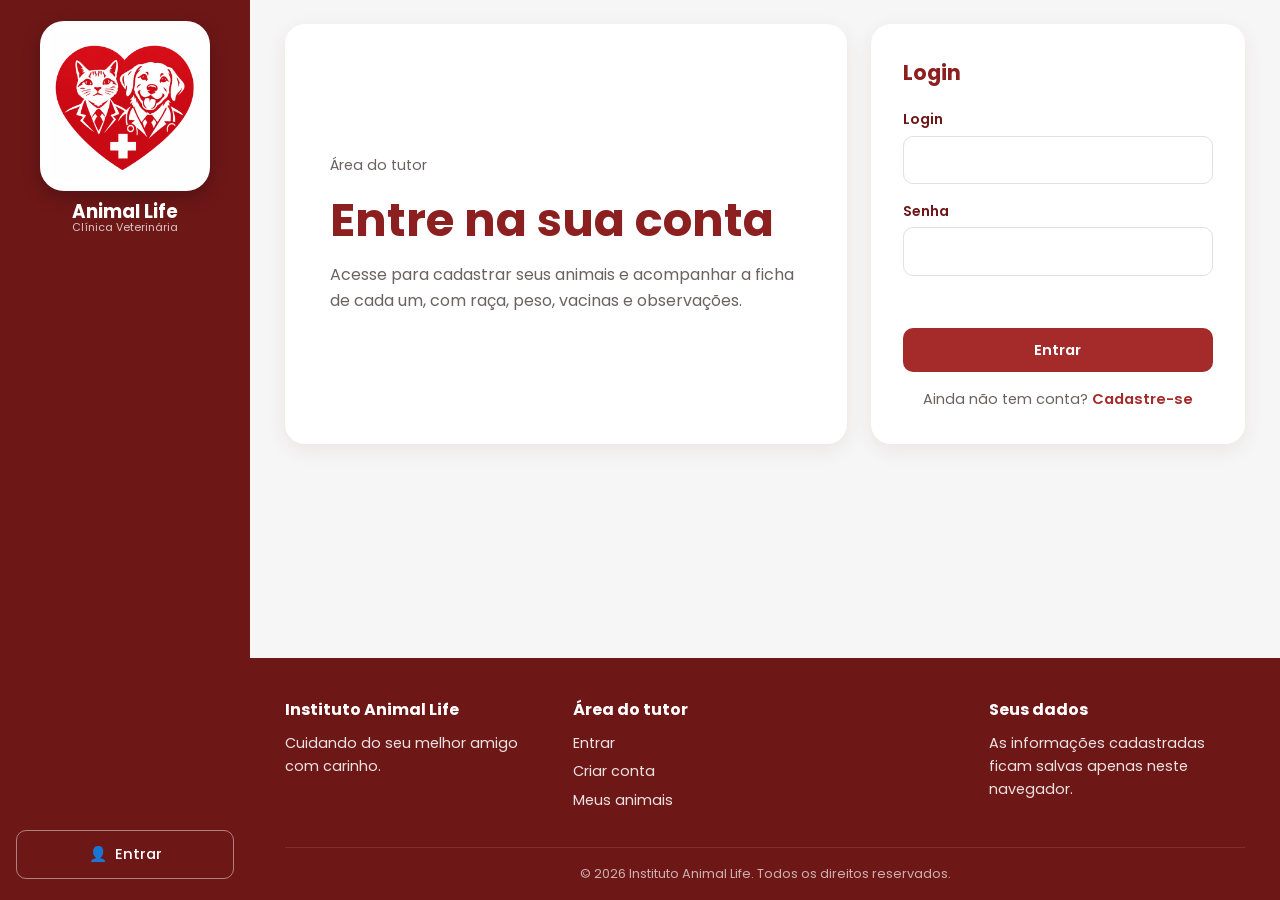
<file: index.html>
<!DOCTYPE html>
<html lang="pt-br">
<head>
  <meta charset="UTF-8">
  <meta name="viewport" content="width=device-width, initial-scale=1.0">
  <title>Entrar | Instituto Animal Life</title>
  <link rel="preconnect" href="https://fonts.googleapis.com">
  <link rel="preconnect" href="https://fonts.gstatic.com" crossorigin>
  <link href="https://fonts.googleapis.com/css2?family=Poppins:wght@400;500;600;700&display=swap" rel="stylesheet">
  <link rel="stylesheet" href="css/login.css">
<script src="js/auth.js"></script>
</head>
<body>

  <!-- Menu lateral -->
  <aside class="sidebar" id="sidebar" aria-label="Menu principal">
    <a href="inicio.html" class="brand" aria-label="Instituto Animal Life - início">
      <span class="brand__logo"><img src="img/logo.png" alt="Logo do Instituto Animal Life"></span>
      <span class="brand__text">Animal Life<small>Clínica Veterinária</small></span>
    </a>

    <div class="nav" role="navigation" aria-label="Navegação principal">
      <a href="inicio.html"><span class="nav__ico" aria-hidden="true">🏠</span>Início</a>
      <a href="sobre.html"><span class="nav__ico" aria-hidden="true">🐾</span>Sobre</a>
      <a href="servicos.html"><span class="nav__ico" aria-hidden="true">🩺</span>Serviços</a>
      <a href="agendamento.html"><span class="nav__ico" aria-hidden="true">📅</span>Agendar consulta</a>
      <a href="blog.html"><span class="nav__ico" aria-hidden="true">📖</span>Blog e dicas</a>
      <a href="contato.html"><span class="nav__ico" aria-hidden="true">📍</span>Contato</a>
      <a href="animais.html"><span class="nav__ico" aria-hidden="true">🐶</span>Meus animais</a>
    </div>

    <a href="index.html" class="sidebar__login" id="linkLogin"><span aria-hidden="true">👤</span> Entrar</a>
  </aside>
  <div class="overlay" id="overlay"></div>

  <div class="content">
    <!-- Barra de cima (so aparece no celular) -->
    <header class="mobilebar">
      <strong>Animal Life</strong>
      <button class="menu-toggle" id="menuToggle" aria-label="Abrir menu" aria-expanded="false" aria-controls="sidebar">
        <span></span><span></span><span></span>
      </button>
    </header>

    <main>
      <section class="hero">
        <div class="hero__text">
          <p class="hero__hello">Área do tutor</p>
          <h1>Entre na sua conta</h1>
          <p class="hero__lead">Acesse para cadastrar seus animais e acompanhar a ficha de cada um, com raça, peso, vacinas e observações.</p>
        </div>

        <div class="block">
          <h2 class="auth__title">Login</h2>
          <form class="form" id="formLogin">
            <div class="field">
              <label for="loginUsuario">Login</label>
              <input type="text" id="loginUsuario" autocomplete="username" required>
            </div>
            <div class="field">
              <label for="loginSenha">Senha</label>
              <input type="password" id="loginSenha" autocomplete="current-password" required>
            </div>
            <p class="msg" id="msgLogin" role="alert"></p>
            <button type="submit" class="btn btn--primary btn--block">Entrar</button>
            <p class="form__alt">Ainda não tem conta? <a class="link" href="cadastro.html">Cadastre-se</a></p>
          </form>
        </div>
      </section>
    </main>

    <!-- Rodape -->
    <footer class="footer">
      <div class="footer__grid">
        <div>
          <h3>Instituto Animal Life</h3>
          <p>Cuidando do seu melhor amigo com carinho.</p>
        </div>
        <div>
          <h3>Área do tutor</h3>
          <ul>
            <li><a href="index.html">Entrar</a></li>
            <li><a href="cadastro.html">Criar conta</a></li>
            <li><a href="animais.html">Meus animais</a></li>
          </ul>
        </div>
        <div>
          <h3>Seus dados</h3>
          <p>As informações cadastradas ficam salvas apenas neste navegador.</p>
        </div>
      </div>
      <div class="footer__bottom">&copy; <span id="year"></span> Instituto Animal Life. Todos os direitos reservados.</div>
    </footer>
  </div>

  <script src="js/login.js"></script>
</body>
</html>
</file>
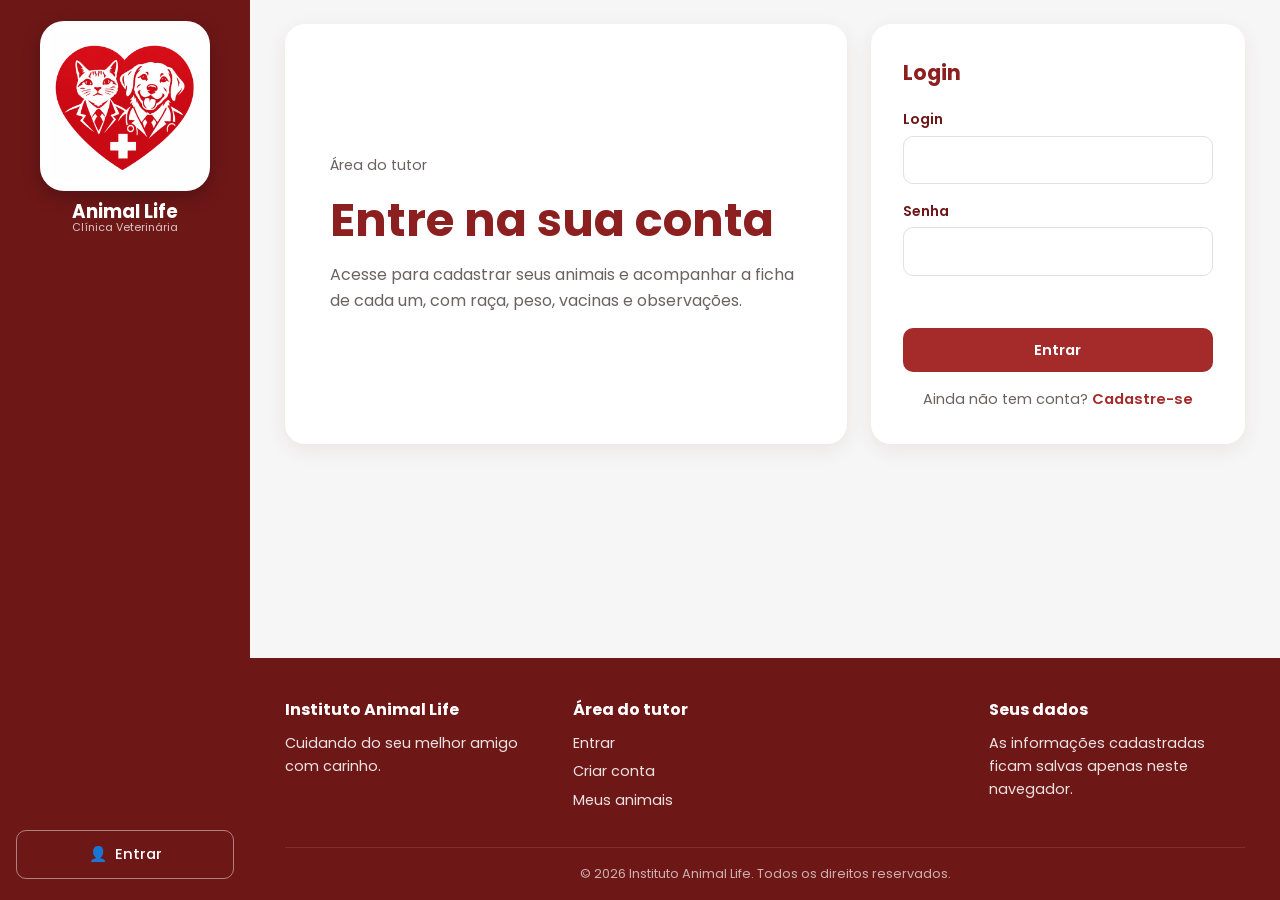
<file: agendamento.html>
<!DOCTYPE html>
<html lang="pt-br">

<head>
    <meta charset="UTF-8">
    <meta name="viewport" content="width=device-width, initial-scale=1.0">

    <title>Instituto Animal Life | Agendamento</title>

    <link rel="stylesheet" href="css/agendamento.css">
<link href="https://fonts.googleapis.com/css2?family=Poppins:wght@400;500;600;700&display=swap" rel="stylesheet">
<link rel="stylesheet" href="css/menu.css">
<script src="js/auth.js"></script>
</head>

<body class="has-sidebar">
  <aside class="sidebar" id="sidebar" aria-label="Menu principal">
    <a href="inicio.html" class="brand" aria-label="Instituto Animal Life - início">
      <span class="brand__logo"><img src="img/logo.png" alt="Logo do Instituto Animal Life"></span>
      <span class="brand__text">Animal Life<small>Clínica Veterinária</small></span>
    </a>

    <div class="nav" role="navigation" aria-label="Navegação principal">
      <a href="inicio.html"><span class="nav__ico" aria-hidden="true">🏠</span>Início</a>
      <a href="sobre.html"><span class="nav__ico" aria-hidden="true">🐾</span>Sobre</a>
      <a href="servicos.html"><span class="nav__ico" aria-hidden="true">🩺</span>Serviços</a>
      <a href="agendamento.html" class="is-active"><span class="nav__ico" aria-hidden="true">📅</span>Agendar consulta</a>
      <a href="blog.html"><span class="nav__ico" aria-hidden="true">📖</span>Blog e dicas</a>
      <a href="contato.html"><span class="nav__ico" aria-hidden="true">📍</span>Contato</a>
      <a href="animais.html"><span class="nav__ico" aria-hidden="true">🐶</span>Meus animais</a>
    </div>

    <a href="index.html" class="sidebar__login"><span aria-hidden="true">👤</span> Área do tutor</a>
  </aside>
  <div class="mobilebar">
    <button class="menu-toggle" id="menuToggle" aria-label="Abrir menu" aria-expanded="false" aria-controls="sidebar">
      <span></span><span></span><span></span>
    </button>
    <strong>Animal Life</strong>
    <a href="agendamento.html" class="btn btn--small">Agendar</a>
  </div>
  <div class="overlay" id="overlay"></div>
  <div class="content">

    <!-- CABEÇALHO -->

    <header class="header">

        <div class="logo">

            <img
                src="img/logo.jpg"
                alt="Logo da Clínica Veterinária"
                class="logo-img">

            <div class="logo-text">

                <h1>Instituto Animal Life</h1>

                <p>
                    Cuidando de quem faz parte da sua família.
                </p>

            </div>

        </div>
    </header>


    <!-- CONTEÚDO PRINCIPAL -->

    <main class="container">

        <div class="titulo">

            <h2>Agende uma consulta</h2>

            <p>
                Preencha os dados abaixo para agendar um atendimento.
            </p>

        </div>


        <form id="formAgendamento">


            <!-- 01. DADOS DO TUTOR -->

            <section class="form-section">

                <h3>01. Dados do tutor</h3>

                <div class="form-group">

                    <label for="nome_tutor">
                        Nome completo *
                    </label>

                    <input
                        type="text"
                        id="nome_tutor"
                        name="nome_tutor"
                        placeholder="Digite seu nome completo"
                        required>

                </div>


                <div class="form-row">

                    <div class="form-group">

                        <label for="telefone">
                            Telefone / WhatsApp *
                        </label>

                        <input
                            type="tel"
                            id="telefone"
                            name="telefone"
                            placeholder="(00) 00000-0000"
                            required>

                    </div>


                    <div class="form-group">

                        <label for="email">
                            E-mail
                        </label>

                        <input
                            type="email"
                            id="email"
                            name="email"
                            placeholder="seuemail@email.com">

                    </div>

                </div>


                <!-- NOVO CAMPO: ENDEREÇO -->

                <div class="form-group">

                    <label for="endereco">
                        Endereço *
                    </label>

                    <input
                        type="text"
                        id="endereco"
                        name="endereco"
                        placeholder="Digite seu endereço completo"
                        required>

                </div>

            </section>



            <!-- 02. INFORMAÇÕES DO ANIMAL -->

            <section class="form-section">

                <h3>02. Informações do animal</h3>

                <div class="form-group" id="grupoAnimalSalvo" hidden>
                    <label for="animal_salvo">Animal cadastrado</label>
                    <select id="animal_salvo"></select>
                </div>

                <div class="form-group">

                    <label for="nome_animal">
                        Nome do animal *
                    </label>

                    <input
                        type="text"
                        id="nome_animal"
                        name="nome_animal"
                        placeholder="Nome do seu pet"
                        required>

                </div>


                <div class="form-row">

                    <div class="form-group">

                        <label for="especie">
                            Espécie *
                        </label>

                        <select
                            id="especie"
                            name="especie"
                            required>

                            <option value="">
                                Selecione
                            </option>

                            <option value="Cachorro">
                                Cachorro
                            </option>

                            <option value="Gato">
                                Gato
                            </option>

                        </select>

                    </div>


                    <div class="form-group">

                        <label for="raca">
                            Raça
                        </label>

                        <input
                            type="text"
                            id="raca"
                            name="raca"
                            placeholder="Ex: Labrador">

                    </div>

                </div>


                <div class="form-row">

                    <div class="form-group">

                        <label for="nascimento">
                            Data de nascimento
                        </label>

                        <input
                            type="date"
                            id="nascimento"
                            name="nascimento">

                    </div>


                    <div class="form-group">

                        <label for="sexo">
                            Sexo
                        </label>

                        <select
                            id="sexo"
                            name="sexo">

                            <option value="">
                                Selecione
                            </option>

                            <option value="Macho">
                                Macho
                            </option>

                            <option value="Fêmea">
                                Fêmea
                            </option>

                            <option value="Não informado">
                                Não informado
                            </option>

                        </select>

                    </div>

                </div>

            </section>



            <!-- 03. DADOS DO AGENDAMENTO -->

            <section class="form-section">

                <h3>03. Dados do agendamento</h3>

                <div class="form-group">

                    <label for="servico">
                        Tipo de atendimento *
                    </label>

                    <select
                        id="servico"
                        name="servico"
                        required>

                        <option value="">
                            Selecione o atendimento
                        </option>

                        <option value="Consulta">
                            Consulta veterinária
                        </option>

                        <option value="Vacinacao">
                            Vacinação
                        </option>

                        <option value="Retorno">
                            Retorno
                        </option>

                        <option value="Exames">
                            Exames
                        </option>

                        <option value="Castracao">
                            Castração
                        </option>

                        <option value="Outro">
                            Outros procedimentos
                        </option>

                    </select>

                </div>


                <div class="form-group">

                    <label for="veterinario">
                        Veterinário
                    </label>

                    <select
                        id="veterinario"
                        name="veterinario">

                        <option value="">
                            Sem preferência
                        </option>

                    </select>

                </div>


                <div class="form-row">

                    <div class="form-group">

                        <label for="data">
                            Data da consulta *
                        </label>

                        <input
                            type="date"
                            id="data"
                            name="data"
                            required>

                    </div>


                    <div class="form-group">

                        <label for="horario">
                            Horário *
                        </label>

                        <select
                            id="horario"
                            name="horario"
                            required>

                            <option value="">
                                Selecione
                            </option>

                            <option value="08:00">08:00</option>
                            <option value="09:00">09:00</option>
                            <option value="10:00">10:00</option>
                            <option value="11:00">11:00</option>
                            <option value="13:00">13:00</option>
                            <option value="14:00">14:00</option>
                            <option value="15:00">15:00</option>
                            <option value="16:00">16:00</option>

                        </select>

                    </div>

                </div>

            </section>



            <!-- 04. INFORMAÇÕES ADICIONAIS -->

            <section class="form-section">

                <h3>04. Informações adicionais</h3>

                <div class="form-group">

                    <label for="observacoes">
                        Motivo da consulta / Observações
                    </label>

                    <textarea
                        id="observacoes"
                        name="observacoes"
                        rows="5"
                        placeholder="Descreva os sintomas ou informações importantes sobre o animal..."></textarea>

                </div>

            </section>



            <!-- BOTÃO DE CONFIRMAÇÃO -->

            <p class="aviso">
                * Campos obrigatórios.
            </p>

            <button type="submit">
                Confirmar agendamento
            </button>


        </form>

        <section class="form-section" id="meusAgendamentos" hidden>
            <h3>Meus agendamentos</h3>
            <ul id="listaAgendamentos"></ul>
        </section>

    </main>



    <!-- RODAPÉ -->

    <footer>

        <p>
            Instituto Animal Life - Todos os direitos reservados.
        </p>

    </footer>


</div>
<script src="js/menu.js"></script>
<script src="js/agendamento.js"></script>
</body>
</html>
</file>
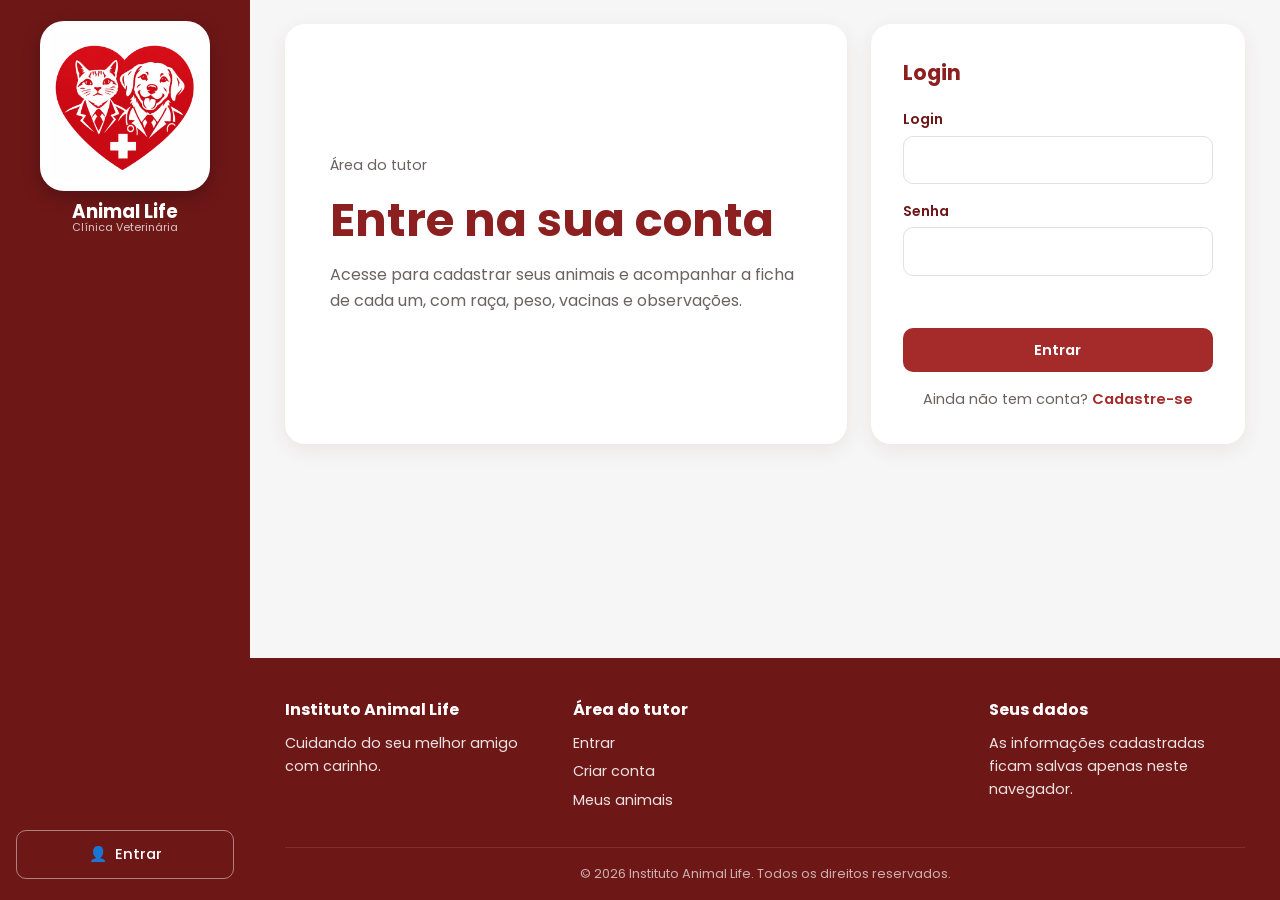
<file: animais.html>
<!DOCTYPE html>
<html lang="pt-br">
<head>
  <meta charset="UTF-8">
  <meta name="viewport" content="width=device-width, initial-scale=1.0">
  <title>Meus animais | Instituto Animal Life</title>
  <link rel="preconnect" href="https://fonts.googleapis.com">
  <link rel="preconnect" href="https://fonts.gstatic.com" crossorigin>
  <link href="https://fonts.googleapis.com/css2?family=Poppins:wght@400;500;600;700&display=swap" rel="stylesheet">
  <link rel="stylesheet" href="css/login.css">
<script src="js/auth.js"></script>
</head>
<body>

  <!-- Menu lateral -->
  <aside class="sidebar" id="sidebar" aria-label="Menu principal">
    <a href="inicio.html" class="brand" aria-label="Instituto Animal Life - início">
      <span class="brand__logo"><img src="img/logo.png" alt="Logo do Instituto Animal Life"></span>
      <span class="brand__text">Animal Life<small>Clínica Veterinária</small></span>
    </a>

    <div class="nav" role="navigation" aria-label="Navegação principal">
      <a href="inicio.html"><span class="nav__ico" aria-hidden="true">🏠</span>Início</a>
      <a href="sobre.html"><span class="nav__ico" aria-hidden="true">🐾</span>Sobre</a>
      <a href="servicos.html"><span class="nav__ico" aria-hidden="true">🩺</span>Serviços</a>
      <a href="agendamento.html"><span class="nav__ico" aria-hidden="true">📅</span>Agendar consulta</a>
      <a href="blog.html"><span class="nav__ico" aria-hidden="true">📖</span>Blog e dicas</a>
      <a href="contato.html"><span class="nav__ico" aria-hidden="true">📍</span>Contato</a>
      <a href="animais.html" class="is-active"><span class="nav__ico" aria-hidden="true">🐶</span>Meus animais</a>
    </div>

    <a href="index.html" class="sidebar__login" id="linkLogin"><span aria-hidden="true">👤</span> Entrar</a>
  </aside>
  <div class="overlay" id="overlay"></div>

  <div class="content">
    <!-- Barra de cima (so aparece no celular) -->
    <header class="mobilebar">
      <strong>Animal Life</strong>
      <button class="menu-toggle" id="menuToggle" aria-label="Abrir menu" aria-expanded="false" aria-controls="sidebar">
        <span></span><span></span><span></span>
      </button>
    </header>

    <main>
      <!-- Aviso: aparece se ninguem fez login -->
      <div class="emergency" id="avisoLogin" hidden>
        <span class="emergency__cross" aria-hidden="true">!</span>
        <p>Você precisa entrar na sua conta para ver e cadastrar seus animais.</p>
        <a class="btn btn--primary" href="index.html">Entrar</a>
      </div>

      <!-- Area do tutor: aparece depois do login -->
      <div id="areaAnimais" class="area" hidden>
        <section class="block" id="primeiroAcesso" hidden>
          <div class="block__head"><h2>Conta criada! 🎉</h2></div>
          <p>Agora cadastre seu animal. Depois é só continuar para o início do site.</p>
        </section>

        <section class="block">
          <div class="block__head">
            <h2 id="boasVindas">Olá!</h2>
          </div>
          <p>Cadastre um novo animal preenchendo a ficha abaixo.</p>
        </section>

        <section class="block">
          <div class="block__head">
            <h2>Cadastrar animal</h2>
          </div>
          <form class="form" id="formAnimal">
            <div class="form-grid">
              <div class="field field--full">
                <label for="animalNome">Nome do animal</label>
                <input type="text" id="animalNome" required>
              </div>
              <div class="field field--full">
                <label for="animalEspecie">Espécie</label>
                <select id="animalEspecie" required>
                  <option value="Cachorro">Cachorro</option>
                  <option value="Gato">Gato</option>
                </select>
              </div>
              <div class="field field--full">
                <label for="animalRaca">Raça</label>
                <select id="animalRaca"></select>
              </div>
              <div class="field">
                <label for="animalIdade">Idade (anos)</label>
                <input type="number" id="animalIdade" min="0" max="40" required>
              </div>
              <div class="field">
                <label for="animalPeso">Peso (kg)</label>
                <input type="number" id="animalPeso" min="0" step="0.1" required>
              </div>
              <div class="field">
                <label for="animalSexo">Sexo</label>
                <select id="animalSexo">
                  <option value="Macho">Macho</option>
                  <option value="Fêmea">Fêmea</option>
                </select>
              </div>
              <div class="field">
                <label for="animalVacina">Vacinas em dia?</label>
                <select id="animalVacina">
                  <option value="Sim">Sim</option>
                  <option value="Não">Não</option>
                </select>
              </div>
              <div class="field field--full">
                <label for="animalObs">Observações (alergias, doenças...)</label>
                <textarea id="animalObs" rows="3"></textarea>
              </div>
            </div>
            <p class="msg" id="msgAnimal" role="status"></p>
            <button type="submit" class="btn btn--primary">Cadastrar animal</button>
            <a href="inicio.html" class="btn btn--ghost" id="continuar" hidden>Continuar para o início →</a>
          </form>
        </section>

        <section class="block">
          <div class="block__head">
            <h2>Meus animais</h2>
          </div>
          <div class="cards" id="listaAnimais"></div>
        </section>
      </div>
    </main>

    <!-- Rodape -->
    <footer class="footer">
      <div class="footer__grid">
        <div>
          <h3>Instituto Animal Life</h3>
          <p>Cuidando do seu melhor amigo com carinho.</p>
        </div>
        <div>
          <h3>Área do tutor</h3>
          <ul>
            <li><a href="index.html">Entrar</a></li>
            <li><a href="cadastro.html">Criar conta</a></li>
            <li><a href="animais.html">Meus animais</a></li>
          </ul>
        </div>
        <div>
          <h3>Seus dados</h3>
          <p>As informações cadastradas ficam salvas apenas neste navegador.</p>
        </div>
      </div>
      <div class="footer__bottom">&copy; <span id="year"></span> Instituto Animal Life. Todos os direitos reservados.</div>
    </footer>
  </div>

  <script src="js/login.js"></script>
</body>
</html>
</file>
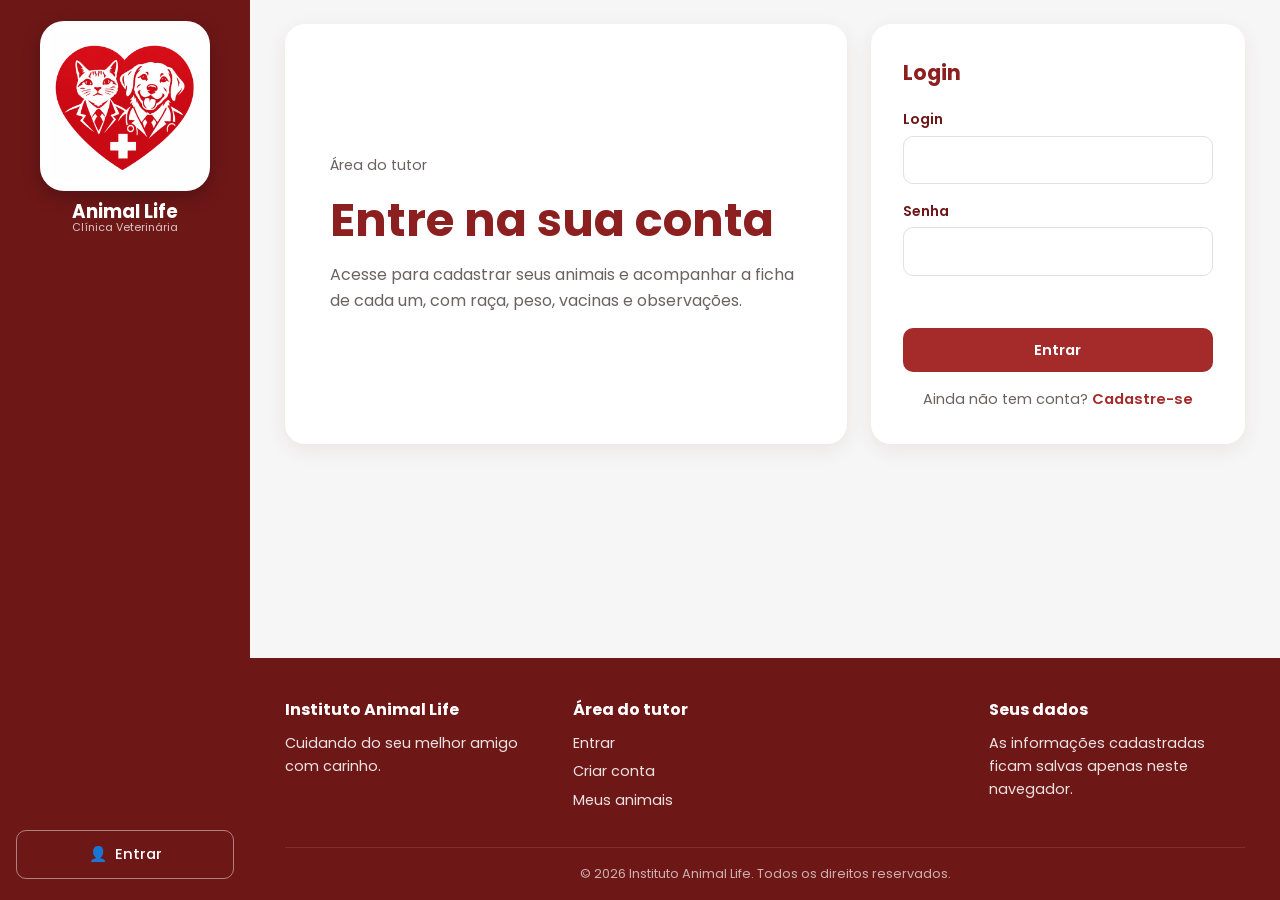
<file: blog.html>
<!DOCTYPE html>
<html lang="pt-BR"><head><meta charset="UTF-8">
<meta name="viewport" content="width=device-width, initial-scale=1.0">
<title>Prévia - Blog e Dicas de Cuidados</title>
<style>/* FOLHA DE ESTILOS BLOG */

/* Variáveis de cor: mude aqui e a página inteira muda */
:root {
  --vermelho: #c8102e;
  --vermelho-escuro: #9b0c23;
  --branco: #ffffff;
  --fundo: #fdf2f3;
  --borda: #f0c9ce;
}

* {
  margin: 0;
  padding: 0;
  box-sizing: border-box; /* o tamanho da caixa inclui borda e espaçamento */
}

body {
  font-family: Arial, sans-serif;
  background: var(--fundo);
  color: #2a1a1c;
  padding: 20px;
}

header {
  text-align: center;
  margin-bottom: 25px;
}

header h1 {
  margin-bottom: 10px;
  color: var(--vermelho);
}

header p {
  color: #6b5256;
}

/* Botões de categoria */
.filtros {
  display: flex;           /* coloca os botões lado a lado */
  flex-wrap: wrap;         /* se faltar espaço, desce para a linha de baixo */
  justify-content: center;
  gap: 10px;
  margin-bottom: 25px;
}

.filtros button {
  padding: 8px 16px;
  border: 2px solid var(--vermelho);
  background: var(--branco);
  color: var(--vermelho);
  border-radius: 20px;
  font-size: 15px;
  cursor: pointer;
}

/* Botão da categoria selecionada */
.filtros button.ativo {
  background: var(--vermelho);
  color: var(--branco);
}

/* Grade de artigos: cria o máximo de colunas que couberem */
.lista {
  display: grid;
  grid-template-columns: repeat(auto-fit, minmax(280px, 1fr));
  gap: 20px;
}

.artigo {
  background: var(--branco);
  border-top: 6px solid var(--vermelho);
  border-radius: 12px;
  padding: 20px;
  box-shadow: 0 3px 10px rgba(0,0,0,0.08);
  transition: transform 0.2s ease;
}

.artigo:hover {
  transform: scale(1.02);  /* aumenta 2% ao passar o mouse */
}

.artigo .categoria {
  font-size: 14px;
  font-weight: bold;
  color: var(--vermelho);
}

.artigo h2 {
  margin: 6px 0 8px;
  font-size: 20px;
}

.artigo .meta {
  font-size: 13px;
  color: #6b5256;
  margin-bottom: 10px;
}

.artigo summary {
  cursor: pointer;
  font-weight: bold;
  color: var(--vermelho-escuro);
}

.artigo details p {
  margin-top: 10px;
  line-height: 1.6;
}

.aviso {
  background: var(--branco);
  padding: 15px;
  border-radius: 12px;
  text-align: center;
}
</style><link href="https://fonts.googleapis.com/css2?family=Poppins:wght@400;500;600;700&display=swap" rel="stylesheet">
<link rel="stylesheet" href="css/menu.css">
<script src="js/auth.js"></script>
</head><body class="has-sidebar">
  <aside class="sidebar" id="sidebar" aria-label="Menu principal">
    <a href="inicio.html" class="brand" aria-label="Instituto Animal Life - início">
      <span class="brand__logo"><img src="img/logo.png" alt="Logo do Instituto Animal Life"></span>
      <span class="brand__text">Animal Life<small>Clínica Veterinária</small></span>
    </a>

    <div class="nav" role="navigation" aria-label="Navegação principal">
      <a href="inicio.html"><span class="nav__ico" aria-hidden="true">🏠</span>Início</a>
      <a href="sobre.html"><span class="nav__ico" aria-hidden="true">🐾</span>Sobre</a>
      <a href="servicos.html"><span class="nav__ico" aria-hidden="true">🩺</span>Serviços</a>
      <a href="agendamento.html"><span class="nav__ico" aria-hidden="true">📅</span>Agendar consulta</a>
      <a href="blog.html" class="is-active"><span class="nav__ico" aria-hidden="true">📖</span>Blog e dicas</a>
      <a href="contato.html"><span class="nav__ico" aria-hidden="true">📍</span>Contato</a>
      <a href="animais.html"><span class="nav__ico" aria-hidden="true">🐶</span>Meus animais</a>
    </div>

    <a href="index.html" class="sidebar__login"><span aria-hidden="true">👤</span> Área do tutor</a>
  </aside>
  <div class="mobilebar">
    <button class="menu-toggle" id="menuToggle" aria-label="Abrir menu" aria-expanded="false" aria-controls="sidebar">
      <span></span><span></span><span></span>
    </button>
    <strong>Animal Life</strong>
    <a href="agendamento.html" class="btn btn--small">Agendar</a>
  </div>
  <div class="overlay" id="overlay"></div>
  <div class="content">
<header style="padding-top:24px"><h1>Blog e Dicas de Cuidados</h1>
<p>Artigos curtos e úteis para tutores: vacinas, alimentação, prevenção de doenças e comportamento animal.</p></header>
<main><nav class="filtros" id="filtros" aria-label="Categorias"></nav><section class="lista" id="lista"></section></main>
<script>/* SCRIPT BLOG */

// Lista de categorias (devem ser iguais às do arquivo posts.json)
const categorias = ["Todos", "Vacinas", "Alimentação", "Prevenção de doenças", "Comportamento"];

let posts = [];             // aqui ficam os artigos lidos do JSON
let filtroAtual = "Todos";  // categoria selecionada no momento

// Função ajudante: cria um elemento HTML (ex: <h2>) com texto e classe
function criar(tag, texto, classe) {
  const el = document.createElement(tag);
  if (texto) el.textContent = texto;   // textContent coloca o texto de forma segura
  if (classe) el.className = classe;
  return el;
}

// Desenha os botões de categoria
function mostrarFiltros() {
  const nav = document.getElementById("filtros");
  nav.innerHTML = "";
  categorias.forEach((cat) => {
    const botao = criar("button", cat, cat === filtroAtual ? "ativo" : "");
    botao.type = "button";
    // Ao clicar: troca o filtro e desenha tudo de novo
    botao.addEventListener("click", () => {
      filtroAtual = cat;
      mostrarFiltros();
      mostrarPosts();
    });
    nav.appendChild(botao);
  });
}

// Desenha os artigos da categoria escolhida
function mostrarPosts() {
  const lista = document.getElementById("lista");
  lista.innerHTML = "";

  // filter: mantém só os artigos da categoria escolhida
  const visiveis = posts.filter((p) => filtroAtual === "Todos" || p.categoria === filtroAtual);

  if (visiveis.length === 0) {
    lista.appendChild(criar("p", "Ainda não há artigos nesta categoria.", "aviso"));
    return;
  }

  // slice().reverse(): deixa o artigo mais novo primeiro
  visiveis.slice().reverse().forEach((p) => {
    const artigo = criar("article", "", "artigo");
    artigo.appendChild(criar("span", p.categoria, "categoria"));
    artigo.appendChild(criar("h2", p.titulo));
    artigo.appendChild(criar("p", p.autor + " - " + p.data, "meta"));

    // details/summary: caixinha que abre e fecha ao clicar
    const detalhes = criar("details");
    detalhes.appendChild(criar("summary", "Ler artigo"));
    detalhes.appendChild(criar("p", p.texto));
    artigo.appendChild(detalhes);

    lista.appendChild(artigo);
  });
}

// Lê o arquivo posts.json e desenha a página
async function carregarPosts() {
  try {
    // "?ts=" evita que o navegador mostre uma versão antiga do arquivo
    const resposta = {ok:true, json: async()=>[
  {
    "id": 1,
    "categoria": "Vacinas",
    "titulo": "Quando vacinar meu filhote?",
    "autor": "Equipe veterinária",
    "data": "10/11/2026",
    "texto": "A primeira vacina costuma ser aplicada nas primeiras semanas de vida, e depois são necessários reforços até o filhote completar o esquema. Leve seu filhote a uma consulta o quanto antes: o veterinário define o calendário ideal para ele e já faz o exame geral."
  },
  {
    "id": 2,
    "categoria": "Alimentação",
    "titulo": "Ração, petisco e comida de casa: o que pode?",
    "autor": "Equipe veterinária",
    "data": "10/11/2026",
    "texto": "A base da alimentação deve ser uma ração adequada à idade e ao porte do animal. Petiscos entram em pequenas quantidades. Chocolate, uva, cebola e alho são perigosos para cães e gatos e nunca devem ser oferecidos."
  },
  {
    "id": 3,
    "categoria": "Prevenção de doenças",
    "titulo": "Vermífugo e antipulgas: por que manter em dia?",
    "autor": "Equipe veterinária",
    "data": "10/11/2026",
    "texto": "Vermes, pulgas e carrapatos causam desconforto e podem transmitir doenças. Mantenha vermífugo e antiparasitários em dia, conforme a orientação do veterinário, e faça check-ups regulares."
  },
  {
    "id": 4,
    "categoria": "Comportamento",
    "titulo": "Meu cachorro late quando fico sozinho. E agora?",
    "autor": "Equipe veterinária",
    "data": "10/11/2026",
    "texto": "Latidos na ausência do tutor podem indicar ansiedade ou tédio. Passeios, brinquedos e uma rotina previsível ajudam. Se o problema continuar, agende uma consulta para avaliar o comportamento."
  }
]
};
    if (!resposta.ok) {
      throw new Error("Erro HTTP: " + resposta.status);
    }
    posts = await resposta.json();
    mostrarFiltros();
    mostrarPosts();
  } catch (erro) {
    console.error("Erro ao carregar posts.json:", erro);
    document.getElementById("lista").appendChild(
      criar("p", "Não foi possível carregar os artigos.", "aviso")
    );
  }
}

carregarPosts();
</script></div>
<script src="js/menu.js"></script>
</body></html>
</file>
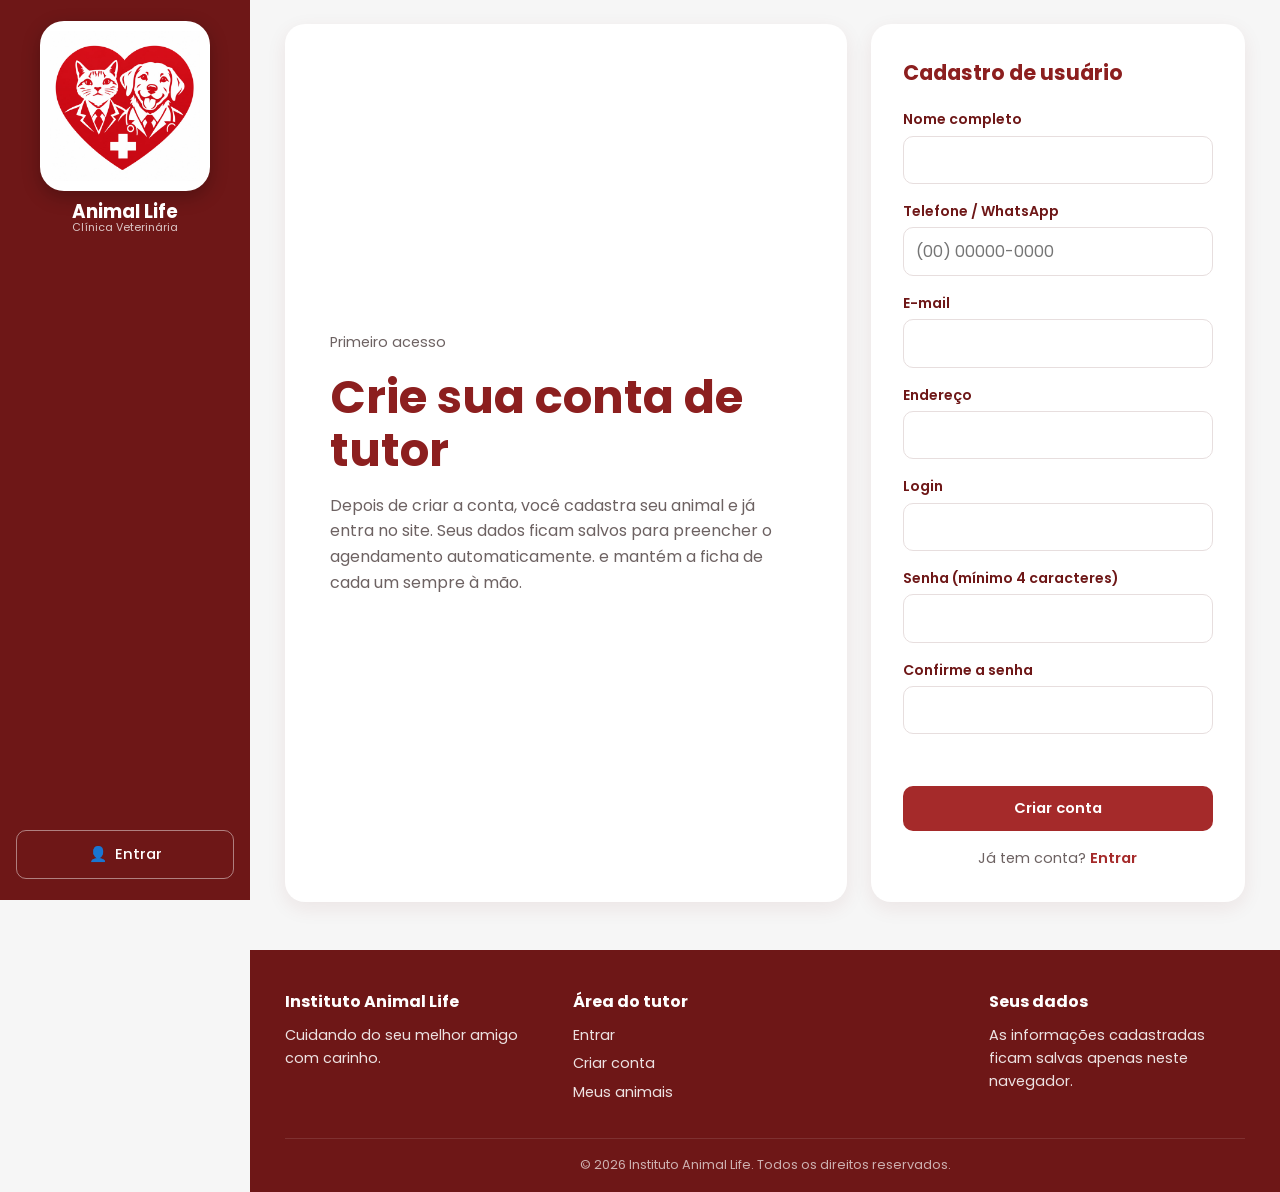
<file: cadastro.html>
<!DOCTYPE html>
<html lang="pt-br">
<head>
  <meta charset="UTF-8">
  <meta name="viewport" content="width=device-width, initial-scale=1.0">
  <title>Cadastro | Instituto Animal Life</title>
  <link rel="preconnect" href="https://fonts.googleapis.com">
  <link rel="preconnect" href="https://fonts.gstatic.com" crossorigin>
  <link href="https://fonts.googleapis.com/css2?family=Poppins:wght@400;500;600;700&display=swap" rel="stylesheet">
  <link rel="stylesheet" href="css/login.css">
<script src="js/auth.js"></script>
</head>
<body>

  <!-- Menu lateral -->
  <aside class="sidebar" id="sidebar" aria-label="Menu principal">
    <a href="inicio.html" class="brand" aria-label="Instituto Animal Life - início">
      <span class="brand__logo"><img src="img/logo.png" alt="Logo do Instituto Animal Life"></span>
      <span class="brand__text">Animal Life<small>Clínica Veterinária</small></span>
    </a>

    <div class="nav" role="navigation" aria-label="Navegação principal">
      <a href="inicio.html"><span class="nav__ico" aria-hidden="true">🏠</span>Início</a>
      <a href="sobre.html"><span class="nav__ico" aria-hidden="true">🐾</span>Sobre</a>
      <a href="servicos.html"><span class="nav__ico" aria-hidden="true">🩺</span>Serviços</a>
      <a href="agendamento.html"><span class="nav__ico" aria-hidden="true">📅</span>Agendar consulta</a>
      <a href="blog.html"><span class="nav__ico" aria-hidden="true">📖</span>Blog e dicas</a>
      <a href="contato.html"><span class="nav__ico" aria-hidden="true">📍</span>Contato</a>
      <a href="animais.html"><span class="nav__ico" aria-hidden="true">🐶</span>Meus animais</a>
    </div>

    <a href="index.html" class="sidebar__login" id="linkLogin"><span aria-hidden="true">👤</span> Entrar</a>
  </aside>
  <div class="overlay" id="overlay"></div>

  <div class="content">
    <!-- Barra de cima (so aparece no celular) -->
    <header class="mobilebar">
      <strong>Animal Life</strong>
      <button class="menu-toggle" id="menuToggle" aria-label="Abrir menu" aria-expanded="false" aria-controls="sidebar">
        <span></span><span></span><span></span>
      </button>
    </header>

    <main>
      <section class="hero">
        <div class="hero__text">
          <p class="hero__hello">Primeiro acesso</p>
          <h1>Crie sua conta de tutor</h1>
          <p class="hero__lead">Depois de criar a conta, você cadastra seu animal e já entra no site. Seus dados ficam salvos para preencher o agendamento automaticamente. e mantém a ficha de cada um sempre à mão.</p>
        </div>

        <div class="block">
          <h2 class="auth__title">Cadastro de usuário</h2>
          <form class="form" id="formCadastro">
            <div class="field">
              <label for="cadNome">Nome completo</label>
              <input type="text" id="cadNome" autocomplete="name" required>
            </div>
            <div class="field">
              <label for="cadTelefone">Telefone / WhatsApp</label>
              <input type="tel" id="cadTelefone" autocomplete="tel" placeholder="(00) 00000-0000" required>
            </div>
            <div class="field">
              <label for="cadEmail">E-mail</label>
              <input type="email" id="cadEmail" autocomplete="email" required>
            </div>
            <div class="field">
              <label for="cadEndereco">Endereço</label>
              <input type="text" id="cadEndereco" autocomplete="street-address" required>
            </div>
            <div class="field">
              <label for="cadLogin">Login</label>
              <input type="text" id="cadLogin" autocomplete="username" required>
            </div>
            <div class="field">
              <label for="cadSenha">Senha (mínimo 4 caracteres)</label>
              <input type="password" id="cadSenha" autocomplete="new-password" required>
            </div>
            <div class="field">
              <label for="cadConfirma">Confirme a senha</label>
              <input type="password" id="cadConfirma" autocomplete="new-password" required>
            </div>
            <p class="msg" id="msgCadastro" role="alert"></p>
            <button type="submit" class="btn btn--primary btn--block">Criar conta</button>
            <p class="form__alt">Já tem conta? <a class="link" href="index.html">Entrar</a></p>
          </form>
        </div>
      </section>
    </main>

    <!-- Rodape -->
    <footer class="footer">
      <div class="footer__grid">
        <div>
          <h3>Instituto Animal Life</h3>
          <p>Cuidando do seu melhor amigo com carinho.</p>
        </div>
        <div>
          <h3>Área do tutor</h3>
          <ul>
            <li><a href="index.html">Entrar</a></li>
            <li><a href="cadastro.html">Criar conta</a></li>
            <li><a href="animais.html">Meus animais</a></li>
          </ul>
        </div>
        <div>
          <h3>Seus dados</h3>
          <p>As informações cadastradas ficam salvas apenas neste navegador.</p>
        </div>
      </div>
      <div class="footer__bottom">&copy; <span id="year"></span> Instituto Animal Life. Todos os direitos reservados.</div>
    </footer>
  </div>

  <script src="js/login.js"></script>
</body>
</html>
</file>
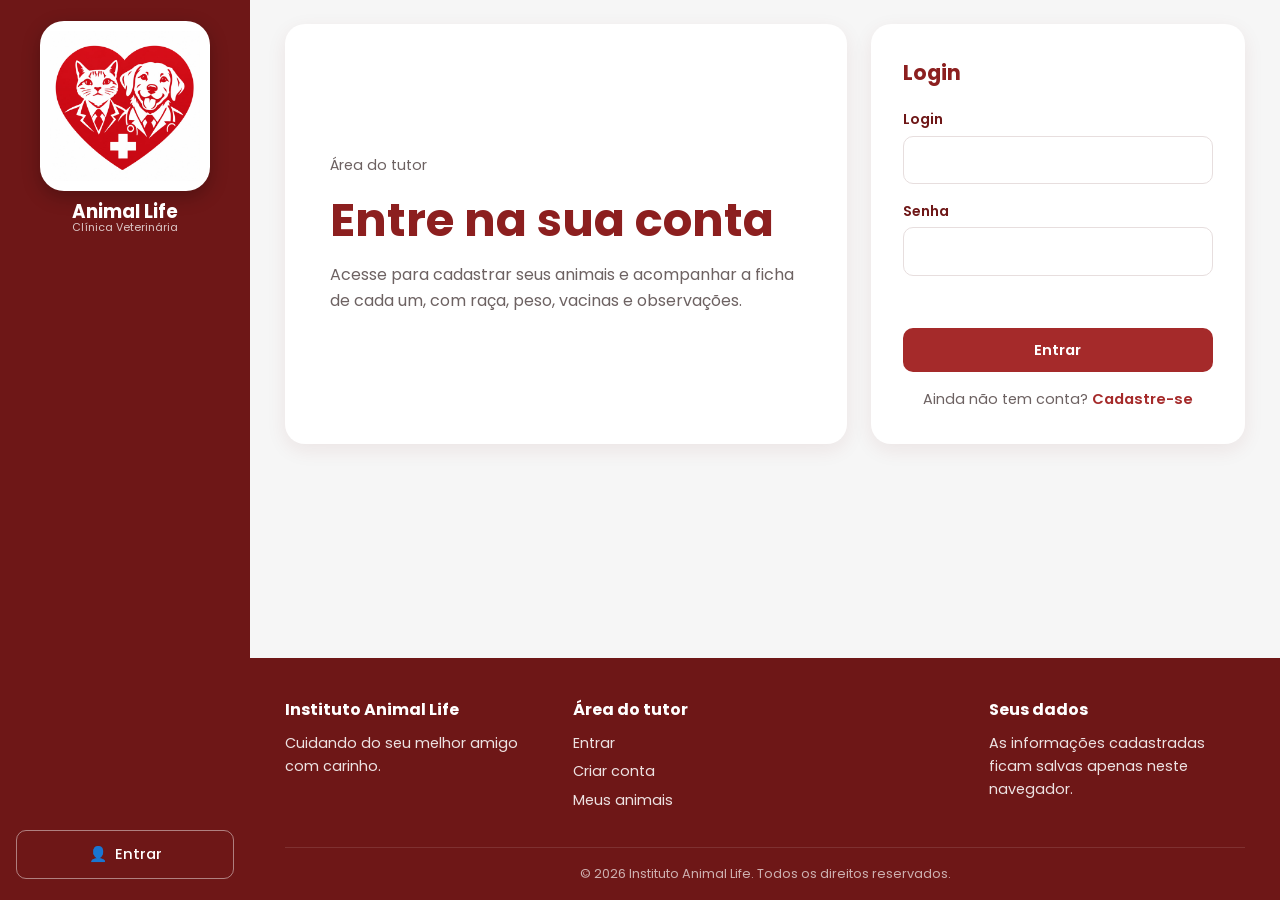
<file: contato.html>
<!DOCTYPE html>
<html lang="pt-br">

<head>
    <meta charset="UTF-8">
    <meta name="viewport" content="width=device-width, initial-scale=1.0">
    <link href="https://fonts.googleapis.com/css2?family=Nunito:wght@400;600;700;800&display=swap" rel="stylesheet">
    <link rel="stylesheet" href="css/contato.css">
    <title>Contato e Localização - Instituto Animal Life</title>
<link href="https://fonts.googleapis.com/css2?family=Poppins:wght@400;500;600;700&display=swap" rel="stylesheet">
<link rel="stylesheet" href="css/menu.css">
<script src="js/auth.js"></script>
</head>

<body class="has-sidebar">
  <aside class="sidebar" id="sidebar" aria-label="Menu principal">
    <a href="inicio.html" class="brand" aria-label="Instituto Animal Life - início">
      <span class="brand__logo"><img src="img/logo.png" alt="Logo do Instituto Animal Life"></span>
      <span class="brand__text">Animal Life<small>Clínica Veterinária</small></span>
    </a>

    <div class="nav" role="navigation" aria-label="Navegação principal">
      <a href="inicio.html"><span class="nav__ico" aria-hidden="true">🏠</span>Início</a>
      <a href="sobre.html"><span class="nav__ico" aria-hidden="true">🐾</span>Sobre</a>
      <a href="servicos.html"><span class="nav__ico" aria-hidden="true">🩺</span>Serviços</a>
      <a href="agendamento.html"><span class="nav__ico" aria-hidden="true">📅</span>Agendar consulta</a>
      <a href="blog.html"><span class="nav__ico" aria-hidden="true">📖</span>Blog e dicas</a>
      <a href="contato.html" class="is-active"><span class="nav__ico" aria-hidden="true">📍</span>Contato</a>
      <a href="animais.html"><span class="nav__ico" aria-hidden="true">🐶</span>Meus animais</a>
    </div>

    <a href="index.html" class="sidebar__login"><span aria-hidden="true">👤</span> Área do tutor</a>
  </aside>
  <div class="mobilebar">
    <button class="menu-toggle" id="menuToggle" aria-label="Abrir menu" aria-expanded="false" aria-controls="sidebar">
      <span></span><span></span><span></span>
    </button>
    <strong>Animal Life</strong>
    <a href="agendamento.html" class="btn btn--small">Agendar</a>
  </div>
  <div class="overlay" id="overlay"></div>
  <div class="content">
    <!-- HEADER -->
    <header>
        <h1 class="Instituto">Instituto Animal Life</h1>
        <nav>
            <ul>
                <li><a href="#mensagem">Mensagem</a></li>
                <li><a href="#mapa">Como chegar</a></li>
            </ul>
        </nav>
    </header>

    <!-- SEÇÃO 1 (Título) -->
    <section class="secao1">
        <div>
            <h2>Contato e Localização</h2>
            <p>Venha nos conhecer, fale com a gente por mensagem, telefone ou WhatsApp.</p>
        </div>
    </section>

    <!-- SEÇÃO 2 (Formulário + Informações) -->
    <section class="secao2" id="mensagem">

        <!-- Card 1 -->
        <div class="divCard1">
            <h3>Envie uma mensagem</h3>
            <form id="form-contato">
                <label for="nome">Nome</label>
                <input type="text" id="nome" name="nome" required>

                <label for="email">E-mail</label>
                <input type="email" id="email" name="email" required>

                <label for="texto">Mensagem</label>
                <textarea id="texto" name="mensagem" required></textarea>

                <button type="submit" class="botao">Enviar Mensagem</button>
                <p id="status" role="status"></p>
            </form>
        </div>

        <!-- Card 2 -->
        <div class="divCard2">
            <h3>Fale com a clínica</h3>

            <div class="linha">
                <h5>Telefone</h5>
                <p>(11) 3000-1234</p>
            </div>

            <div class="linha">
                <h5>WhatsApp</h5>
                <a href="https://wa.me/5511977706969" target="_blank" rel="noopener">(11) 97770-6969</a>
            </div>

            <div class="linha">
                <h5>E-mail</h5>
                <a href="mailto:contato@animallife.com">contato@animallife.com</a>
            </div>

            <h3 class="titulo-horario">Horários de funcionamento</h3>

            <div class="linha">
                <h5>Segunda a sexta</h5>
                <p>8h às 18h</p>
            </div>

            <div class="linha">
                <h5>Sábado</h5>
                <p>8h às 14h</p>
            </div>

            <div class="linha">
                <h5>Domingo e feriados</h5>
                <p>Plantão de emergência</p>
            </div>
        </div>

    </section>

    <!-- SEÇÃO 3 (Mapa) -->
    <section class="secao3" id="mapa">
        <div class="divCard3">
            <h3>Onde estamos</h3>
            <p>Av. Morumbi, 8000 - Sto Amaro</p>
            <iframe
                title="Mapa com o endereço da clínica"
                src="https://www.google.com/maps/embed?pb=!1m18!1m12!1m3!1d3655.556652520736!2d-46.693432!3d-23.620227999999997!2m3!1f0!2f0!3f0!3m2!1i1024!2i768!4f13.1!3m3!1m2!1s0x94ce50c6c76f35f5%3A0xfdb92ecc150778b0!2sAv.%20Morumbi%2C%208000%20-%20Santo%20Amaro%2C%20S%C3%A3o%20Paulo%20-%20SP%2C%2004703-001!5e0!3m2!1spt-BR!2sbr!4v1794753752872!5m2!1spt-BR!2sbr"
                style="border:0; border-radius: 8px;"
                allowfullscreen=""
                loading="lazy"
                referrerpolicy="strict-origin-when-cross-origin">
            </iframe>
        </div>
    </section>

    <!-- RODAPÉ -->
    <footer>
        <p>© Instituto Animal Life</p>
        <div class="redes">
            <a href="https://instagram.com/" target="_blank" rel="noopener">Instagram</a>
            <a href="https://facebook.com/" target="_blank" rel="noopener">Facebook</a>
        </div>
    </footer>
</div>
<script src="js/menu.js"></script>
</body>

</html>
</file>
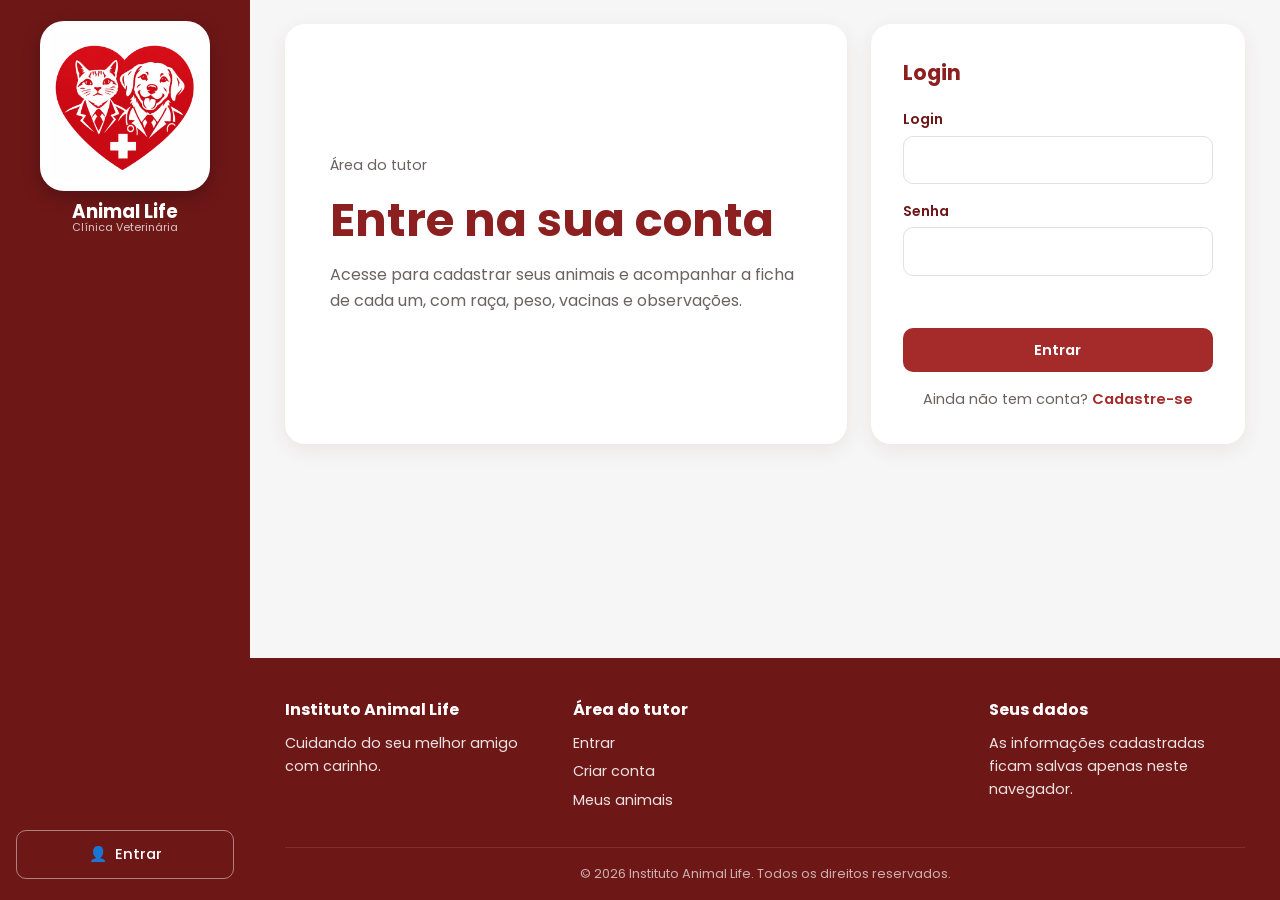
<file: inicio.html>
<!DOCTYPE html>
<html lang="pt-BR">
<head>
  <meta charset="UTF-8">
  <meta name="viewport" content="width=device-width, initial-scale=1">
  <title>Instituto Animal Life | Clínica Veterinária</title>
  <meta name="description" content="Instituto Animal Life: consultas, vacinas, exames, cirurgias, castração, banho e tosa e atendimento de emergência.">
  <link rel="preconnect" href="https://fonts.googleapis.com">
  <link rel="preconnect" href="https://fonts.gstatic.com" crossorigin>
  <link href="https://fonts.googleapis.com/css2?family=Poppins:wght@400;500;600;700&display=swap" rel="stylesheet">
  <link rel="stylesheet" href="css/style.css">
<script src="js/auth.js"></script>
</head>
<body>

  <!-- BARRA LATERAL FIXA (como no mockup) -->
  <aside class="sidebar" id="sidebar" aria-label="Menu principal">
    <a href="inicio.html" class="brand" aria-label="Instituto Animal Life - início">
      <span class="brand__logo"><img src="img/logo.png" alt="Logo do Instituto Animal Life"></span>
      <span class="brand__text">Animal Life<small>Clínica Veterinária</small></span>
    </a>

    <div class="nav" role="navigation" aria-label="Navegação principal">
      <a href="inicio.html" class="is-active"><span class="nav__ico" aria-hidden="true">🏠</span>Início</a>
      <a href="sobre.html"><span class="nav__ico" aria-hidden="true">🐾</span>Sobre</a>
      <a href="servicos.html"><span class="nav__ico" aria-hidden="true">🩺</span>Serviços</a>
      <a href="agendamento.html"><span class="nav__ico" aria-hidden="true">📅</span>Agendar consulta</a>
      <a href="blog.html"><span class="nav__ico" aria-hidden="true">📖</span>Blog e dicas</a>
      <a href="contato.html"><span class="nav__ico" aria-hidden="true">📍</span>Contato</a>
      <a href="animais.html"><span class="nav__ico" aria-hidden="true">🐶</span>Meus animais</a>
    </div>

    <a href="index.html" class="sidebar__login"><span aria-hidden="true">👤</span> Área do tutor</a>
  </aside>

  <!-- Barra superior (só aparece no celular) -->
  <header class="mobilebar">
    <button class="menu-toggle" id="menuToggle" aria-label="Abrir menu" aria-expanded="false" aria-controls="sidebar">
      <span></span><span></span><span></span>
    </button>
    <strong>Animal Life</strong>
    <a href="agendamento.html" class="btn btn--small">Agendar</a>
  </header>
  <div class="overlay" id="overlay"></div>

  <div class="content">
    <main>
      <!-- Aviso de emergência -->
      <div class="emergency" role="note">
        <span class="emergency__cross" aria-hidden="true">✚</span>
        <p><strong>Emergência com seu pet?</strong> Atendimento de urgência todos os dias, inclusive feriados.</p>
        <a href="tel:+5511987654321" class="btn btn--primary">Ligar (11) 98765-4321</a>
      </div>

      <!-- Apresentação da clínica -->
      <section class="hero">
        <div class="hero__text">
          <p class="hero__hello">Bem-vindo(a) ao Instituto Animal Life</p>
          <h1>Cuidando de quem te faz feliz!</h1>
          <p class="hero__lead">Somos uma clínica veterinária para cães e gatos, com equipe atenciosa, estrutura moderna e atendimento de emergência. Cuidamos da saúde do seu pet em todas as fases da vida.</p>
          <div class="hero__actions">
            <a href="agendamento.html" class="btn btn--primary btn--lg">Agendar consulta</a>
            <a href="#servicos" class="btn btn--ghost btn--lg">Ver serviços</a>
          </div>
        </div>

        <div class="hero__media">
          <!-- Coloque a foto em img/hero.jpg -->
          <img src="img/hero.jpg" alt="Cachorro e gato juntos" onerror="this.parentElement.classList.add('no-img'); this.remove();">
          <p class="hero__media-caption">Cuidando de quem te faz feliz!</p>
        </div>
      </section>

      <!-- Resumo (cards como no mockup) -->
      <section class="stats" aria-label="Resumo da clínica">
        <div class="stat"><span class="stat__ico" aria-hidden="true">🕗</span><div><strong>8h às 20h</strong><small>Segunda a sábado</small></div></div>
        <div class="stat"><span class="stat__ico" aria-hidden="true">🚨</span><div><strong>Emergência</strong><small>Todos os dias</small></div></div>
        <div class="stat"><span class="stat__ico" aria-hidden="true">🐶</span><div><strong>Cães e gatos</strong><small>De todas as idades</small></div></div>
      </section>

      <!-- Principais serviços -->
      <section class="block" id="servicos">
        <header class="block__head">
          <h2>Principais serviços</h2>
          <a href="servicos.html" class="link">Ver todos</a>
        </header>

        <div class="cards" id="listaServicos">
          <a class="card" href="agendamento.html"><span class="card__icon" aria-hidden="true">🩺</span><h3>Consultas</h3><p>Avaliação completa com nossos veterinários.</p></a>
          <a class="card" href="agendamento.html"><span class="card__icon" aria-hidden="true">💉</span><h3>Vacinação</h3><p>Calendário de vacinas para filhotes, adultos e idosos.</p></a>
          <a class="card" href="agendamento.html"><span class="card__icon" aria-hidden="true">🔬</span><h3>Exames</h3><p>Exames laboratoriais e de imagem.</p></a>
          <a class="card" href="agendamento.html"><span class="card__icon" aria-hidden="true">🏥</span><h3>Cirurgias</h3><p>Centro cirúrgico e acompanhamento no pós-operatório.</p></a>
          <a class="card" href="agendamento.html"><span class="card__icon" aria-hidden="true">✂️</span><h3>Castração</h3><p>Procedimento seguro, com orientação antes e depois.</p></a>
          <a class="card" href="agendamento.html"><span class="card__icon" aria-hidden="true">🛁</span><h3>Banho e tosa</h3><p>Higiene e bem-estar para o seu pet.</p></a>
        </div>
      </section>

      <!-- Depoimentos -->
      <section class="block" id="depoimentos">
        <header class="block__head"><h2>Depoimentos de clientes</h2></header>
        <div class="testimonials" id="listaDepoimentos">
          <figure class="testimonial">
            <blockquote>A equipe foi atenciosa do começo ao fim. A Luna fez a cirurgia e eu recebia notícias a cada etapa.</blockquote>
            <figcaption><span class="avatar">AC</span><span><strong>Ana Costa</strong><small>Tutora da Luna</small></span></figcaption>
          </figure>
          <figure class="testimonial">
            <blockquote>Cheguei de madrugada com o Bob passando mal e fomos atendidos na hora. Muito agradecido.</blockquote>
            <figcaption><span class="avatar">RA</span><span><strong>Roberto Alves</strong><small>Tutor do Bob</small></span></figcaption>
          </figure>
          <figure class="testimonial">
            <blockquote>Marcar consulta é simples e a Nala nem estressa mais. Os veterinários têm paciência com gatos.</blockquote>
            <figcaption><span class="avatar">FL</span><span><strong>Fernanda Lima</strong><small>Tutora da Nala</small></span></figcaption>
          </figure>
        </div>
      </section>

      <!-- Chamada para agendamento -->
      <section class="cta">
        <div>
          <h2>Seu pet merece um cuidado de verdade.</h2>
          <p>Escolha o serviço, o dia e o horário e agende em poucos cliques.</p>
        </div>
        <a href="agendamento.html" class="btn btn--light btn--lg">Agendar consulta</a>
      </section>
    </main>
  </div>

  <!-- Botão do WhatsApp -->
  <a class="whatsapp" href="https://wa.me/5511987654321?text=Ol%C3%A1!%20Gostaria%20de%20agendar%20uma%20consulta."
     target="_blank" rel="noopener" aria-label="Falar pelo WhatsApp">
    <svg viewBox="0 0 24 24" aria-hidden="true"><path fill="currentColor" d="M12 2a10 10 0 0 0-8.600 15.100L2 22l5-1.300A10 10 0 1 0 12 2zm0 18.200a8.200 8.200 0 0 1-4.200-1.200l-.3-.2-3 .8.8-2.900-.2-.3A8.200 8.200 0 1 1 12 20.200zm4.500-6.100c-.2-.1-1.500-.7-1.700-.8-.2-.1-.4-.1-.6.100l-.8 1c-.1.200-.3.200-.5.100a6.700 6.700 0 0 1-3.300-2.900c-.2-.4.200-.4.700-1.300.1-.2 0-.3 0-.5l-.8-1.800c-.2-.5-.4-.4-.6-.4h-.5c-.2 0-.5.100-.7.300-.2.300-.9.900-.9 2.200s.9 2.500 1 2.700c.1.200 1.800 2.800 4.400 3.900 1.600.7 2.300.8 3.100.7.500-.1 1.500-.6 1.700-1.200.2-.6.200-1.100.2-1.200-.1-.2-.2-.2-.5-.4z"/></svg>
  </a>

  <script src="js/script.js"></script>
</body>
</html>
</file>
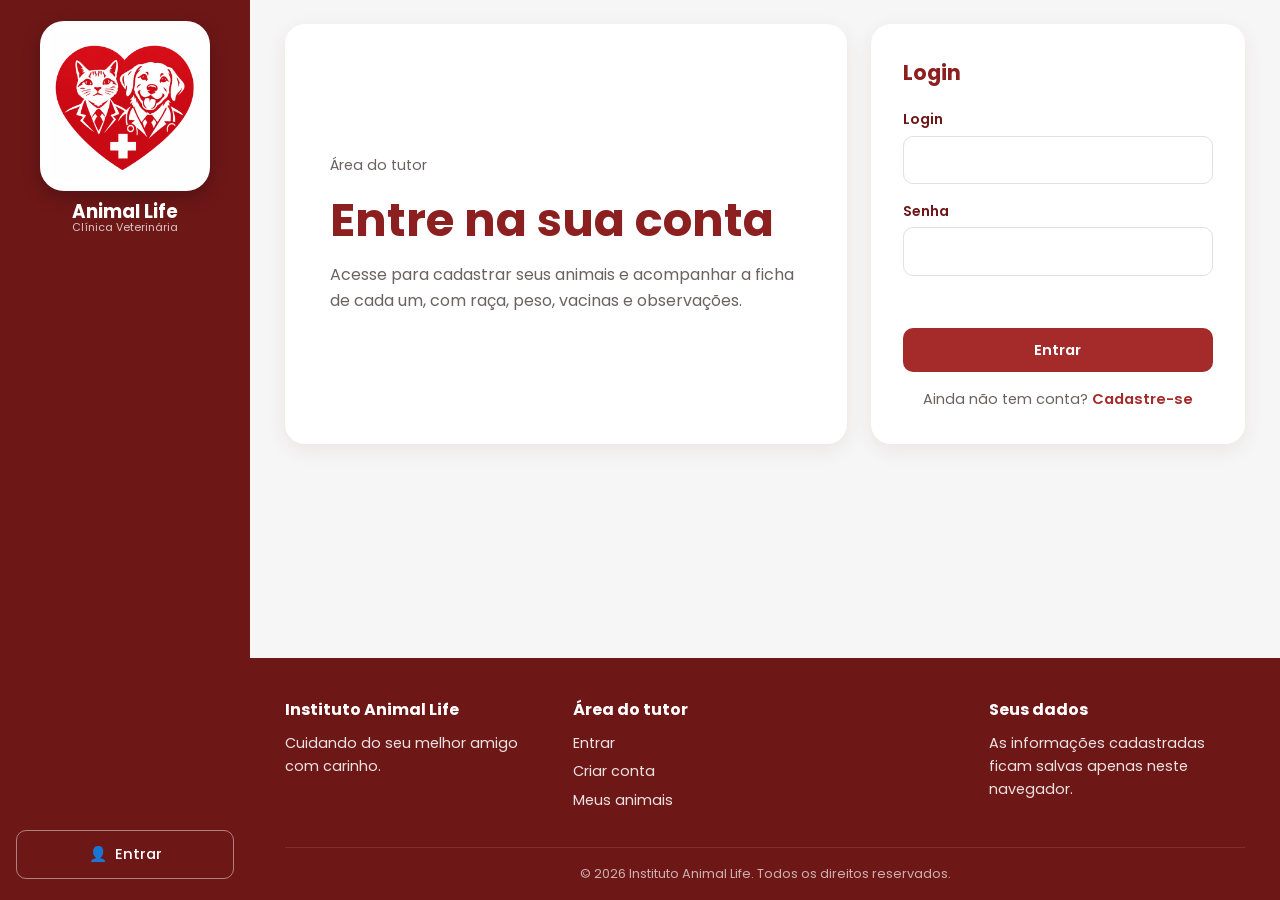
<file: servicos.html>
<!DOCTYPE html>
<html lang="pt-BR">
<head>
  <meta charset="UTF-8">
  <meta name="viewport" content="width=device-width, initial-scale=1.0">
 
  <title>Serviços | Instituto Animal Life</title>
  <link rel="stylesheet" href="css/institucional.css">

<link href="https://fonts.googleapis.com/css2?family=Poppins:wght@400;500;600;700&display=swap" rel="stylesheet">
<link rel="stylesheet" href="css/menu.css">
<script src="js/auth.js"></script>
</head>
<body class="has-sidebar">
  <aside class="sidebar" id="sidebar" aria-label="Menu principal">
    <a href="inicio.html" class="brand" aria-label="Instituto Animal Life - início">
      <span class="brand__logo"><img src="img/logo.png" alt="Logo do Instituto Animal Life"></span>
      <span class="brand__text">Animal Life<small>Clínica Veterinária</small></span>
    </a>

    <div class="nav" role="navigation" aria-label="Navegação principal">
      <a href="inicio.html"><span class="nav__ico" aria-hidden="true">🏠</span>Início</a>
      <a href="sobre.html"><span class="nav__ico" aria-hidden="true">🐾</span>Sobre</a>
      <a href="servicos.html" class="is-active"><span class="nav__ico" aria-hidden="true">🩺</span>Serviços</a>
      <a href="agendamento.html"><span class="nav__ico" aria-hidden="true">📅</span>Agendar consulta</a>
      <a href="blog.html"><span class="nav__ico" aria-hidden="true">📖</span>Blog e dicas</a>
      <a href="contato.html"><span class="nav__ico" aria-hidden="true">📍</span>Contato</a>
      <a href="animais.html"><span class="nav__ico" aria-hidden="true">🐶</span>Meus animais</a>
    </div>

    <a href="index.html" class="sidebar__login"><span aria-hidden="true">👤</span> Área do tutor</a>
  </aside>
  <div class="mobilebar">
    <button class="menu-toggle" id="menuToggle" aria-label="Abrir menu" aria-expanded="false" aria-controls="sidebar">
      <span></span><span></span><span></span>
    </button>
    <strong>Animal Life</strong>
    <a href="agendamento.html" class="btn btn--small">Agendar</a>
  </div>
  <div class="overlay" id="overlay"></div>
  <div class="content">

  <header>
    <div class="header-inner">
      <div class="marca">
        <div class="logo"> 
        <img class="lg" src="img/logo.png" alt="Logo Animal Life"></div>
        <div>
          <h1>Instituto Animal Life</h1>
          <p>Cuidando de quem faz parte da sua família.</p>
        </div>
      </div>
      </div>
  </header>

  <main>
    <div class="titulo-pagina">
      <h2>Nossos serviços</h2>
      <p>Cuidado completo para cães e gatos, em um só lugar.</p>
    </div>

    <!-- SERVIÇOS -->
    <section id="servicos">
      <div class="grid">
        <article class="card servico">
          <div class="icone">🛁</div>
          <h3>Banho</h3>
          <p>Banho com produtos adequados para cada tipo de pelagem e pele, com secagem cuidadosa.</p>
        </article>
        <article class="card servico">
          <div class="icone">✂️</div>
          <h3>Tosa</h3>
          <p>Tosa higiênica, na máquina ou na tesoura, respeitando a raça e o conforto do animal.</p>
        </article>
        <article class="card servico">
          <div class="icone">🩺</div>
          <h3>Castração</h3>
          <p>Procedimento cirúrgico seguro, com avaliação pré-operatória e acompanhamento pós-cirúrgico.</p>
        </article>
        <article class="card servico">
          <div class="icone">🔬</div>
          <h3>Exames</h3>
          <p>Exames laboratoriais e de imagem para diagnósticos precisos e check-ups preventivos.</p>
        </article>
        <article class="card servico">
          <div class="icone">💊</div>
          <h3>Medicamentos</h3>
          <p>Medicamentos prescritos e orientações claras de dose e uso para o tratamento do seu pet.</p>
        </article>
        <article class="card servico">
          <div class="icone">🐕</div>
          <h3>Adestramento</h3>
          <p>Treinamento com reforço positivo para obediência, socialização e melhor convivência.</p>
        </article>
      </div>
    </section>

  </main>

  <footer>
    © 2026 Instituto Animal Life — Cuidando de quem faz parte da sua família.
  </footer>

</div>
<script src="js/menu.js"></script>
</body>
</html>
</file>
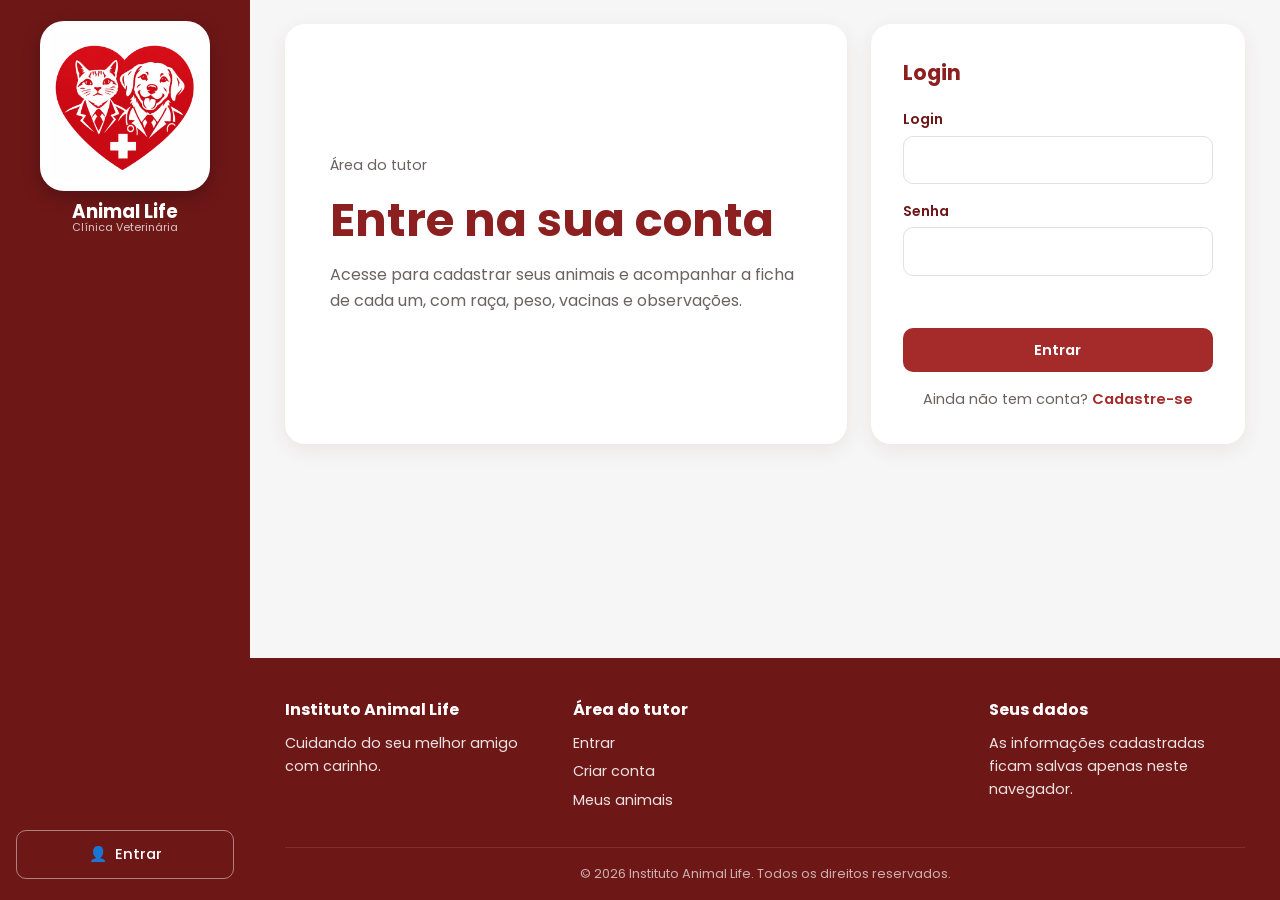
<file: sobre.html>
<!DOCTYPE html>
<html lang="pt-BR">
<head>
  <meta charset="UTF-8">
  <meta name="viewport" content="width=device-width, initial-scale=1.0">
 
  <title>Sobre | Instituto Animal Life</title>
  <link rel="stylesheet" href="css/institucional.css">

<link href="https://fonts.googleapis.com/css2?family=Poppins:wght@400;500;600;700&display=swap" rel="stylesheet">
<link rel="stylesheet" href="css/menu.css">
<script src="js/auth.js"></script>
</head>
<body class="has-sidebar">
  <aside class="sidebar" id="sidebar" aria-label="Menu principal">
    <a href="inicio.html" class="brand" aria-label="Instituto Animal Life - início">
      <span class="brand__logo"><img src="img/logo.png" alt="Logo do Instituto Animal Life"></span>
      <span class="brand__text">Animal Life<small>Clínica Veterinária</small></span>
    </a>

    <div class="nav" role="navigation" aria-label="Navegação principal">
      <a href="inicio.html"><span class="nav__ico" aria-hidden="true">🏠</span>Início</a>
      <a href="sobre.html" class="is-active"><span class="nav__ico" aria-hidden="true">🐾</span>Sobre</a>
      <a href="servicos.html"><span class="nav__ico" aria-hidden="true">🩺</span>Serviços</a>
      <a href="agendamento.html"><span class="nav__ico" aria-hidden="true">📅</span>Agendar consulta</a>
      <a href="blog.html"><span class="nav__ico" aria-hidden="true">📖</span>Blog e dicas</a>
      <a href="contato.html"><span class="nav__ico" aria-hidden="true">📍</span>Contato</a>
      <a href="animais.html"><span class="nav__ico" aria-hidden="true">🐶</span>Meus animais</a>
    </div>

    <a href="index.html" class="sidebar__login"><span aria-hidden="true">👤</span> Área do tutor</a>
  </aside>
  <div class="mobilebar">
    <button class="menu-toggle" id="menuToggle" aria-label="Abrir menu" aria-expanded="false" aria-controls="sidebar">
      <span></span><span></span><span></span>
    </button>
    <strong>Animal Life</strong>
    <a href="agendamento.html" class="btn btn--small">Agendar</a>
  </div>
  <div class="overlay" id="overlay"></div>
  <div class="content">

  <header>
    <div class="header-inner">
      <div class="marca">
        <div class="logo"> 
        <img class="lg" src="img/logo.png" alt="Logo Animal Life"></div>
        <div>
          <h1>Instituto Animal Life</h1>
          <p>Cuidando de quem faz parte da sua família.</p>
        </div>
      </div>
      </div>
  </header>

  <main>
    <div class="titulo-pagina">
      <h2>Sobre a clínica</h2>
      <p>Conheça quem somos, no que acreditamos e como cuidamos do seu pet.</p>
    </div>

    <!-- QUEM SOMOS -->
    <section id="quem-somos" class="texto-sobre">
      <h2 class="secao-titulo">01. Quem somos</h2>
      <p>O Instituto Animal Life é uma clínica veterinária dedicada ao cuidado de cães e gatos de todas as idades. Unimos uma equipe atenciosa, estrutura moderna e atendimento de emergência para acompanhar a saúde do seu pet em todas as fases da vida, do filhote ao idoso.</p>
      <p>Acreditamos que todo animal faz parte da família. Por isso, tratamos cada paciente com carinho e cada tutor com clareza: explicamos o diagnóstico, as opções de tratamento e os cuidados necessários, para que você decida com segurança.</p>
    </section>

    <!-- MISSÃO, VISÃO E VALORES -->
    <section id="missao">
      <h2 class="secao-titulo">02. Missão, visão e valores</h2>
      <div class="grid">
        <article class="card servico">
          <div class="icone">🎯</div>
          <h3>Missão</h3>
          <p>Cuidar da saúde e do bem-estar de cães e gatos com excelência técnica e acolhimento, oferecendo atendimento humano, acessível e transparente aos tutores.</p>
        </article>
        <article class="card servico">
          <div class="icone">🔭</div>
          <h3>Visão</h3>
          <p>Ser referência em medicina veterinária preventiva e de qualidade, reconhecida pela confiança das famílias e pelo cuidado dedicado a cada animal.</p>
        </article>
        <article class="card servico">
          <div class="icone">❤️</div>
          <h3>Compromisso</h3>
          <p>Tratar cada pet como se fosse da nossa família: com respeito, paciência e atenção a todos os detalhes do atendimento.</p>
        </article>
      </div>
    </section>

    <section id="valores">
      <h2 class="secao-titulo">03. Nossos valores</h2>
      <div class="grid">
        <article class="card servico">
          <div class="icone">🐾</div>
          <h3>Amor pelos animais</h3>
          <p>O bem-estar do paciente vem sempre em primeiro lugar, em cada consulta, exame ou procedimento.</p>
        </article>
        <article class="card servico">
          <div class="icone">🤝</div>
          <h3>Ética e transparência</h3>
          <p>Orientações claras, honestas e sem exageros, para que o tutor entenda cada etapa do tratamento.</p>
        </article>
        <article class="card servico">
          <div class="icone">🩺</div>
          <h3>Excelência técnica</h3>
          <p>Atualização constante da equipe e uso de exames e protocolos adequados para diagnósticos precisos.</p>
        </article>
        <article class="card servico">
          <div class="icone">🌱</div>
          <h3>Prevenção</h3>
          <p>Vacinação, check-ups e informação ajudam a evitar doenças e a manter o pet saudável por mais tempo.</p>
        </article>
        <article class="card servico">
          <div class="icone">🕊️</div>
          <h3>Respeito</h3>
          <p>Atendimento calmo e sem estresse, respeitando o ritmo de cada animal, inclusive os mais sensíveis.</p>
        </article>
        <article class="card servico">
          <div class="icone">🚨</div>
          <h3>Compromisso com a urgência</h3>
          <p>Plantão de emergência todos os dias, inclusive feriados, porque imprevistos não têm hora marcada.</p>
        </article>
      </div>
    </section>

    <!-- DIFERENCIAIS -->
    <section id="diferenciais">
      <h2 class="secao-titulo">04. Por que escolher a Animal Life</h2>
      <div class="grid">
        <article class="card servico">
          <div class="icone">🕗</div>
          <h3>Horário amplo</h3>
          <p>Atendimento das 8h às 20h, de segunda a sábado, com plantão de emergência todos os dias.</p>
        </article>
        <article class="card servico">
          <div class="icone">🏥</div>
          <h3>Estrutura completa</h3>
          <p>Consultas, exames, cirurgias, vacinação, banho e tosa e adestramento em um só endereço.</p>
        </article>
        <article class="card servico">
          <div class="icone">📅</div>
          <h3>Agendamento fácil</h3>
          <p>Marque pelo site, com seus dados e os do seu pet já salvos, em poucos cliques.</p>
        </article>
      </div>
      <p class="chamada"><a href="agendamento.html" class="botao">Agendar consulta</a> <a href="contato.html" class="botao botao--claro">Fale com a gente</a></p>
    </section>

    <!-- EQUIPE -->
    <section id="equipe">
      <h2 class="secao-titulo">05. Nossa equipe</h2>
      <div class="grid">

        <article class="card membro lider">
          <div class="avatar">PH</div>
          <h3>Pedro Henrique</h3>
          <span class="cargo">Líder / Diretor da Clínica</span>
          <p>Coordena a equipe e garante a qualidade do atendimento em toda a clínica.</p>
        </article>

        <article class="card membro">
          <div class="avatar">LC</div>
          <h3>Lucas Carminatti</h3>
          <span class="cargo">Médico-veterinário Cirurgião</span>
          <p>Especialista em castração e procedimentos cirúrgicos.</p>
        </article>

        <article class="card membro">
          <div class="avatar">MA</div>
          <h3>Matheus Araujo</h3>
          <span class="cargo">Clínica — Exames e Medicamentos</span>
          <p>Responsável por diagnósticos, exames e prescrição de medicamentos.</p>
        </article>

        <article class="card membro">
          <div class="avatar">MF</div>
          <h3>Moassir Francisco</h3>
          <span class="cargo">Banho e Tosa</span>
          <p>Groomer profissional, cuida da higiene e da beleza dos pets com carinho.</p>
        </article>

        <article class="card membro">
          <div class="avatar">MT</div>
          <h3>Matheus Tenório</h3>
          <span class="cargo">Adestrador</span>
          <p>Treinamento comportamental com técnicas de reforço positivo.</p>
        </article>

        <article class="card membro">
          <div class="avatar">WT</div>
          <h3>Wesley Teodosio</h3>
          <span class="cargo">Técnico do Site</span>
          <p>Verifica, mantém e atualiza o site para você sempre encontrar informações corretas.</p>
        </article>

      </div>
    </section>
  </main>

  <footer>
    © 2026 Instituto Animal Life — Cuidando de quem faz parte da sua família.
  </footer>

</div>
<script src="js/menu.js"></script>
</body>
</html>
</file>
<file: css/login.css>
/*
 * login.css - design do Instituto Animal Life (style.css) + estilos das paginas de login,
 * cadastro e animais. Este arquivo e autossuficiente: nao precisa do style.css.
 */

/* ===== Design base (igual ao style.css) ===== */
:root {
  --red-900: #6e1717;
  --red-800: #8c1f1f;
  --red-700: #a52a2a;
  --red-600: #c0392b;
  --red-100: #fbeaea;
  --bg: #f6f6f6;
  --white: #fff;
  --text: #2a2323;
  --muted: #6d6262;
  --line: #e7dede;
  --radius: 14px;
  --shadow: 0 6px 20px rgba(110, 23, 23, .08);
  --side: 250px;
}

*, *::before, *::after { box-sizing: border-box; }
html { scroll-behavior: smooth; }
body { margin: 0; font-family: "Poppins", system-ui, -apple-system, "Segoe UI", sans-serif; color: var(--text); background: var(--bg); line-height: 1.6; }
img { max-width: 100%; display: block; }
a { color: inherit; text-decoration: none; }
ul { list-style: none; margin: 0; padding: 0; }
h1, h2, h3, p { margin: 0; }
:focus-visible { outline: 3px solid #1f2a44; outline-offset: 2px; }

/* ---------- Botões ---------- */
.btn { display: inline-block; padding: .6rem 1.2rem; border-radius: 10px; font-weight: 600; font-size: .92rem; border: 2px solid transparent; cursor: pointer; transition: background .2s, color .2s; text-align: center; }
.btn--lg { padding: .85rem 1.6rem; font-size: 1rem; }
.btn--small { padding: .4rem .9rem; font-size: .85rem; background: var(--red-600); color: var(--white); }
.btn--primary { background: var(--red-700); color: var(--white); }
.btn--primary:hover { background: var(--red-800); }
.btn--ghost { border-color: var(--red-700); color: var(--red-700); background: var(--white); }
.btn--ghost:hover { background: var(--red-100); }
.btn--light { background: var(--white); color: var(--red-800); }
.btn--light:hover { background: var(--red-100); }
.link { color: var(--red-700); font-weight: 600; font-size: .92rem; }
.link:hover { text-decoration: underline; }

/* ---------- Barra lateral ---------- */
.sidebar { position: fixed; inset: 0 auto 0 0; width: var(--side); background: var(--red-900); color: var(--white); display: flex; flex-direction: column; padding: 1.3rem 1rem; z-index: 70; overflow-y: auto; }
.brand { display: flex; flex-direction: column; align-items: center; gap: .7rem; padding: 0 .4rem 1.4rem; text-align: center; }
.brand__logo { display: grid; place-items: center; width: 170px; height: 170px; background: var(--white); border-radius: 24px; padding: 10px; box-shadow: 0 6px 18px rgba(0, 0, 0, .25); flex: none; }
.brand__logo img { width: 100%; height: 100%; object-fit: contain; }
.brand__text { display: flex; flex-direction: column; font-weight: 700; font-size: 1.15rem; line-height: 1.1; }
.brand__text small { font-weight: 400; font-size: .68rem; opacity: .75; }

.nav { display: flex; flex-direction: column; gap: .25rem; }
.nav a { display: flex; align-items: center; gap: .7rem; padding: .7rem .8rem; border-radius: 10px; font-size: .93rem; opacity: .92; }
.nav a:hover { background: rgba(255, 255, 255, .1); opacity: 1; }
.nav a.is-active { background: var(--white); color: var(--red-800); font-weight: 600; opacity: 1; }
.nav__ico { width: 1.4rem; text-align: center; }

.sidebar__login { margin-top: auto; display: flex; align-items: center; justify-content: center; gap: .5rem; padding: .75rem; border: 1px solid rgba(255, 255, 255, .45); border-radius: 10px; font-size: .92rem; font-weight: 500; }
.sidebar__login:hover { background: rgba(255, 255, 255, .12); }

/* ---------- Conteúdo ---------- */
.content { margin-left: var(--side); min-height: 100vh; display: flex; flex-direction: column; }
main { flex: 1; width: min(1100px, 100%); margin-inline: auto; padding: 1.5rem clamp(1rem, 3vw, 2.2rem) 3rem; display: flex; flex-direction: column; gap: 1.6rem; }

.emergency { display: flex; align-items: center; gap: 1rem; background: var(--red-100); border: 1px solid #f0c9c9; border-left: 6px solid var(--red-700); border-radius: var(--radius); padding: .9rem 1.2rem; }
.emergency__cross { display: grid; place-items: center; width: 38px; height: 38px; flex: none; border-radius: 50%; background: var(--red-700); color: var(--white); font-size: 1.1rem; }
.emergency p { flex: 1; font-size: .93rem; }

/* ---------- Hero ---------- */
.hero { display: grid; grid-template-columns: 1.2fr .8fr; gap: 1.5rem; align-items: stretch; }
.hero__text { background: var(--white); border-radius: 20px; box-shadow: var(--shadow); padding: clamp(1.5rem, 4vw, 2.8rem); display: flex; flex-direction: column; justify-content: center; gap: 1rem; }
.hero__hello { color: var(--muted); font-size: .9rem; }
.hero h1 { font-size: clamp(1.9rem, 4vw, 2.9rem); line-height: 1.15; color: var(--red-800); }
.hero__lead { color: var(--muted); max-width: 52ch; }
.hero__actions { display: flex; flex-wrap: wrap; gap: .8rem; margin-top: .6rem; }

.hero__media { position: relative; border-radius: 20px; overflow: hidden; background: var(--white); box-shadow: var(--shadow); min-height: 320px; }
.hero__media img { width: 100%; height: 100%; object-fit: cover; position: absolute; inset: 0; }
.hero__media-caption { position: absolute; inset: auto 0 0 0; padding: 2rem 1rem 1.1rem; text-align: center; font-weight: 700; font-size: 1.15rem; color: var(--white); background: linear-gradient(transparent, rgba(110, 23, 23, .9)); }
.hero__media.no-img { background: var(--red-700); }
.hero__media.no-img::before { content: "Adicione img/hero.jpg"; position: absolute; top: 40%; width: 100%; text-align: center; color: rgba(255, 255, 255, .6); font-size: .85rem; }

/* ---------- Resumo ---------- */
.stats { display: grid; grid-template-columns: repeat(3, 1fr); gap: 1rem; }
.stat { display: flex; align-items: center; gap: .9rem; background: var(--white); border-radius: var(--radius); box-shadow: var(--shadow); padding: 1rem 1.2rem; }
.stat__ico { width: 44px; height: 44px; display: grid; place-items: center; border-radius: 12px; background: var(--red-100); font-size: 1.3rem; }
.stat strong { display: block; color: var(--red-800); font-size: 1.05rem; line-height: 1.2; }
.stat small { color: var(--muted); }

/* ---------- Blocos ---------- */
.block { background: var(--white); border-radius: 20px; box-shadow: var(--shadow); padding: clamp(1.2rem, 3vw, 2rem); }
.block__head { display: flex; align-items: baseline; justify-content: space-between; margin-bottom: 1.3rem; }
.block__head h2 { font-size: 1.3rem; color: var(--red-800); }

.cards { display: grid; grid-template-columns: repeat(3, 1fr); gap: 1rem; }
.card { display: block; border: 1px solid var(--line); border-radius: var(--radius); padding: 1.3rem; background: var(--white); transition: border-color .2s, box-shadow .2s; }
.card:hover { border-color: var(--red-700); box-shadow: var(--shadow); }
.card__icon { width: 46px; height: 46px; display: grid; place-items: center; border-radius: 12px; background: var(--red-100); font-size: 1.35rem; margin-bottom: .8rem; }
.card h3 { font-size: 1.05rem; color: var(--red-900); margin-bottom: .2rem; }
.card p { color: var(--muted); font-size: .9rem; }

.testimonials { display: grid; grid-template-columns: repeat(3, 1fr); gap: 1rem; }
.testimonial { margin: 0; padding: 1.3rem; background: var(--bg); border-left: 4px solid var(--red-700); border-radius: var(--radius); display: flex; flex-direction: column; justify-content: space-between; gap: 1.1rem; }
.testimonial blockquote { margin: 0; font-size: .94rem; }
.testimonial figcaption { display: flex; align-items: center; gap: .7rem; }
.testimonial small { display: block; color: var(--muted); font-size: .8rem; }
.avatar { width: 40px; height: 40px; flex: none; display: grid; place-items: center; border-radius: 50%; background: var(--red-700); color: var(--white); font-weight: 600; font-size: .82rem; }

.cta { display: flex; flex-wrap: wrap; align-items: center; justify-content: space-between; gap: 1.2rem; background: var(--red-800); color: var(--white); border-radius: 20px; padding: clamp(1.4rem, 3vw, 2.2rem); }
.cta h2 { font-size: clamp(1.25rem, 2.6vw, 1.7rem); margin-bottom: .2rem; }
.cta p { opacity: .88; }

/* ---------- Rodapé ---------- */
.footer { background: var(--red-900); color: rgba(255, 255, 255, .88); padding: 2.4rem clamp(1rem, 3vw, 2.2rem) 0; font-size: .9rem; }
.footer__grid { width: min(1100px, 100%); margin-inline: auto; display: grid; grid-template-columns: 1fr 1.5fr 1fr; gap: 2rem; padding-bottom: 1.8rem; }
.footer h3 { font-size: 1rem; color: var(--white); margin-bottom: .6rem; }
.footer li { margin-bottom: .35rem; }
.footer a:hover { text-decoration: underline; }
.footer__bottom { border-top: 1px solid rgba(255, 255, 255, .15); padding: 1rem 0; text-align: center; font-size: .8rem; opacity: .75; }

/* ---------- WhatsApp ---------- */
.whatsapp { position: fixed; right: 20px; bottom: 20px; z-index: 60; width: 58px; height: 58px; display: grid; place-items: center; border-radius: 50%; background: #25d366; color: var(--white); box-shadow: 0 6px 18px rgba(0, 0, 0, .25); transition: transform .2s; }
.whatsapp:hover { transform: scale(1.08); }
.whatsapp svg { width: 32px; height: 32px; }

/* ---------- Celular ---------- */
.mobilebar, .overlay { display: none; }
.menu-toggle { background: none; border: 0; padding: .4rem; cursor: pointer; }
.menu-toggle span { display: block; width: 24px; height: 2px; margin: 5px 0; background: var(--white); }

@media (max-width: 1000px) {
  .cards, .testimonials { grid-template-columns: repeat(2, 1fr); }
  .hero { grid-template-columns: 1fr; }
  .hero__media { min-height: 260px; }
}

@media (max-width: 860px) {
  .sidebar { transform: translateX(-100%); transition: transform .25s; }
  .sidebar.is-open { transform: none; }
  .content { margin-left: 0; }
  .mobilebar { position: sticky; top: 0; z-index: 50; display: flex; align-items: center; justify-content: space-between; height: 56px; padding: 0 1rem; background: var(--red-900); color: var(--white); }
  .overlay { position: fixed; inset: 0; z-index: 65; background: rgba(0, 0, 0, .45); }
  .overlay.is-open { display: block; }
  .emergency { flex-wrap: wrap; }
  .emergency .btn { width: 100%; }
}

@media (max-width: 600px) {
  .cards, .testimonials, .stats, .footer__grid { grid-template-columns: 1fr; }
  .btn--lg { width: 100%; }
  .cta { text-align: center; justify-content: center; }
}

@media (prefers-reduced-motion: reduce) {
  html { scroll-behavior: auto; }
  * { transition: none !important; }
}

/* ===== Extras: login, cadastro e animais ===== */
.brand__logo svg { width: 100%; height: 100%; }

/*
 * login.css - estilos extras das paginas de login, cadastro e animais.
 * Usa as variaveis e classes do style.css (carregue o style.css ANTES deste arquivo).
 */

/* o atributo hidden precisa vencer o "display" das classes do style.css */
[hidden] { display: none !important; }

/* "display: contents" deixa os blocos da area do tutor seguirem o espacamento do main */
.area { display: contents; }

/* ---------- Formularios ---------- */
.form { display: flex; flex-direction: column; gap: 1rem; }
.form-grid { display: grid; grid-template-columns: repeat(2, 1fr); gap: 1rem; }
.field { display: flex; flex-direction: column; gap: .3rem; }
.field--full { grid-column: 1 / -1; }
.field label { font-size: .88rem; font-weight: 600; color: var(--red-900); }
.field input,
.field select,
.field textarea { width: 100%; font: inherit; color: var(--text); background: var(--white); padding: .65rem .8rem; border: 1px solid var(--line); border-radius: 10px; }
.field textarea { resize: vertical; }
.field input:focus,
.field select:focus,
.field textarea:focus { border-color: var(--red-700); }

button.btn { font-family: inherit; }
.btn--block { width: 100%; }
.form__alt { color: var(--muted); font-size: .9rem; text-align: center; }

/* mensagens de erro / sucesso */
.msg { min-height: 1.4em; font-size: .9rem; font-weight: 500; color: var(--red-700); }
.msg--ok { color: #1e6b3a; }

/* ---------- Paginas de login e cadastro ---------- */
.auth__title { font-size: 1.3rem; color: var(--red-800); margin-bottom: 1.2rem; }

/* ---------- Animais ---------- */
.pet { display: flex; flex-direction: column; gap: .35rem; }
.pet__race { color: var(--red-700); font-weight: 600; font-size: .9rem; }
.pet__tags { display: flex; flex-wrap: wrap; gap: .4rem; margin-top: .4rem; }
.tag { display: inline-block; padding: .15rem .6rem; border-radius: 999px; background: var(--red-100); color: var(--red-800); font-size: .78rem; font-weight: 600; }
.tag--alert { background: var(--red-700); color: var(--white); }
.pet__obs { margin-top: .3rem; font-style: italic; }
.empty { color: var(--muted); }

@media (max-width: 600px) {
  .form-grid { grid-template-columns: 1fr; }
}
</file>
<file: css/agendamento.css>
/* =================================
   1. CONFIGURAÇÕES GERAIS
================================= */

* {
    margin: 0;
    padding: 0;
    box-sizing: border-box;
}

body {
    font-family: Arial, Helvetica, sans-serif;
    background-color: #ffffff;
    color: #222222;
}

/* =================================
   2. CABEÇALHO
================================= */

.header {
    background-color: #c90000;
    color: white;
    padding: 15px 45px;
}

.logo {
    display: flex;
    align-items: center;
    justify-content: flex-start;
    gap: 20px;
    max-width: 1400px;
    margin: auto;
}

.logo-img {
    width: 110px;
    height: 100px;
    object-fit: contain;
    background-color: white;
    border-radius: 12px;
    padding: 5px;
}

.logo-text h1 {
    font-size: 32px;
    margin-bottom: 5px;
}

.logo-text p {
    font-size: 15px;
    color: #ffe5e5;
}

/* =================================
   3. CONTEÚDO PRINCIPAL
================================= */

.container {
    max-width: 1450px;
    margin: 35px auto;
    padding: 0 30px;
}

/* =================================
   4. TÍTULO
================================= */

.titulo {
    text-align: center;
    margin-bottom: 28px;
}

.titulo h2 {
    color: #c90000;
    font-size: 30px;
    margin-bottom: 10px;
}

.titulo p {
    color: #444444;
    font-size: 16px;
}

/* =================================
   5. ORGANIZAÇÃO DO FORMULÁRIO
================================= */

form {
    display: grid;
    grid-template-columns: 1fr 1fr;
    gap: 14px;
}

.form-section {
    background-color: #ffffff;
    border: 1px solid #dddddd;
    border-radius: 10px;
    padding: 22px 20px;
    margin: 0;
}

.form-section h3 {
    color: #c90000;
    font-size: 17px;
    margin-bottom: 22px;
}

/* =================================
   6. CAMPOS DO FORMULÁRIO
================================= */

.form-group {
    display: flex;
    flex-direction: column;
    flex: 1;
    min-width: 0;
    margin-bottom: 18px;
}

.form-group label {
    font-size: 14px;
    font-weight: bold;
    margin-bottom: 9px;
}

input,
select,
textarea {
    width: 100%;
    padding: 12px 14px;
    border: 1px solid #d5d5d5;
    border-radius: 8px;
    font-size: 14px;
    font-family: Arial, sans-serif;
    background-color: #ffffff;
    outline: none;
    color: #333333;
}

input:focus,
select:focus,
textarea:focus {
    border-color: #c90000;
    box-shadow: 0 0 0 2px rgba(201, 0, 0, 0.10);
}

textarea {
    resize: vertical;
    min-height: 120px;
}

/* =================================
   7. CAMPOS LADO A LADO
================================= */

.form-row {
    display: flex;
    gap: 22px;
}

/* =================================
   8. AVISO DE CAMPOS OBRIGATÓRIOS
================================= */

.aviso {
    grid-column: 1 / -1;
    color: #c90000;
    font-size: 13px;
    margin-top: 2px;
    margin-bottom: -4px;
}

/* =================================
   9. BOTÃO DE AGENDAMENTO
================================= */

button {
    grid-column: 1 / -1;
    width: 100%;
    padding: 17px;
    background-color: #c90000;
    color: white;
    border: none;
    border-radius: 9px;
    font-size: 17px;
    font-weight: bold;
    cursor: pointer;
    transition: background-color 0.3s;
}

button:hover {
    background-color: #a50000;
}

/* =================================
   10. RODAPÉ
================================= */

footer {
    background-color: #f5f5f5;
    text-align: center;
    padding: 25px;
    color: #666666;
    font-size: 13px;
    margin-top: 30px;
}

/* =================================
   11. RESPONSIVIDADE
================================= */

@media (max-width: 750px) {

    .header {
        padding: 18px;
    }

    .logo {
        flex-direction: column;
        text-align: center;
        gap: 10px;
    }

    .logo-img {
        width: 95px;
        height: 95px;
    }

    .logo-text h1 {
        font-size: 24px;
    }

    .container {
        padding: 0 15px;
        margin: 25px auto;
    }

    form {
        grid-template-columns: 1fr;
    }

    .form-row {
        flex-direction: column;
        gap: 0;
    }

    .titulo h2 {
        font-size: 24px;
    }

}
</file>
<file: css/menu.css>
/* menu.css - menu lateral compartilhado (mesmo design da home) para contato, equipe, blog e agendamento */
:root { --red-900:#6e1717; --red-800:#8c1f1f; --red-700:#a52a2a; --red-600:#c0392b; --white:#fff; --side:250px; }
body.has-sidebar { margin: 0; padding: 0; }
.sidebar, .mobilebar { font-family: "Poppins", system-ui, -apple-system, "Segoe UI", sans-serif; line-height: 1.6; }
.sidebar *, .mobilebar * { box-sizing: border-box; }
.sidebar a, .mobilebar a { color: inherit; text-decoration: none; }
.sidebar img { max-width: 100%; display: block; }
.sidebar p, .sidebar h1 { margin: 0; }
.btn { display: inline-block; padding: .6rem 1.2rem; border-radius: 10px; font-weight: 600; font-size: .92rem; border: 2px solid transparent; cursor: pointer; transition: background .2s, color .2s; text-align: center; }
.btn--lg { padding: .85rem 1.6rem; font-size: 1rem; }
.btn--small { padding: .4rem .9rem; font-size: .85rem; background: var(--red-600); color: var(--white); }
.sidebar { position: fixed; inset: 0 auto 0 0; width: var(--side); background: var(--red-900); color: var(--white); display: flex; flex-direction: column; padding: 1.3rem 1rem; z-index: 70; overflow-y: auto; }
.brand { display: flex; flex-direction: column; align-items: center; gap: .7rem; padding: 0 .4rem 1.4rem; text-align: center; }
.brand__logo { display: grid; place-items: center; width: 170px; height: 170px; background: var(--white); border-radius: 24px; padding: 10px; box-shadow: 0 6px 18px rgba(0, 0, 0, .25); flex: none; }
.brand__logo img { width: 100%; height: 100%; object-fit: contain; }
.brand__text { display: flex; flex-direction: column; font-weight: 700; font-size: 1.15rem; line-height: 1.1; }
.brand__text small { font-weight: 400; font-size: .68rem; opacity: .75; }

.nav { display: flex; flex-direction: column; gap: .25rem; }
.nav a { display: flex; align-items: center; gap: .7rem; padding: .7rem .8rem; border-radius: 10px; font-size: .93rem; opacity: .92; }
.nav a:hover { background: rgba(255, 255, 255, .1); opacity: 1; }
.nav a.is-active { background: var(--white); color: var(--red-800); font-weight: 600; opacity: 1; }
.nav__ico { width: 1.4rem; text-align: center; }

.sidebar__login { margin-top: auto; display: flex; align-items: center; justify-content: center; gap: .5rem; padding: .75rem; border: 1px solid rgba(255, 255, 255, .45); border-radius: 10px; font-size: .92rem; font-weight: 500; }
.sidebar__login:hover { background: rgba(255, 255, 255, .12); }

/* ---------- Conteúdo ---------- */
.content { margin-left: var(--side); min-height: 100vh; display: flex; flex-direction: column; }
.mobilebar, .overlay { display: none; }
.menu-toggle { background: none; border: 0; padding: .4rem; cursor: pointer; }
.menu-toggle span { display: block; width: 24px; height: 2px; margin: 5px 0; background: var(--white); }
@media (max-width: 860px) {
  .sidebar { transform: translateX(-100%); transition: transform .25s; }
  .sidebar.is-open { transform: none; }
  .content { margin-left: 0; }
  .mobilebar { position: sticky; top: 0; z-index: 50; display: flex; align-items: center; justify-content: space-between; height: 56px; padding: 0 1rem; background: var(--red-900); color: var(--white); }
  .overlay { position: fixed; inset: 0; z-index: 65; background: rgba(0, 0, 0, .45); }
  .overlay.is-open { display: block; }
}
.content { display: block; }
[hidden] { display: none !important; }
</file>
<file: css/contato.css>
* {
    padding: 0;
    margin: 0;
    box-sizing: border-box;
}

html {
    scroll-behavior: smooth; /* Faz a página rolar suavemente ao clicar no menu */
}

body {
    background-color: white;
    font-family: "Nunito", sans-serif;
}

button, input, textarea {
    font-family: "Nunito", sans-serif;
}

/* --- HEADER --- */
header {
    display: flex;
    justify-content: space-between;
    align-items: center;
    width: 100%;
    color: white;
    background-color: rgb(199, 55, 55);
    min-height: 55px;
    padding: 0 120px;
    font-size: 14px;
    margin-bottom: 40px;
}

.Instituto {
    font-size: 18px;
    font-weight: 800;
}

header ul {
    display: flex;
    gap: 24px;
    list-style-type: none;
}

header a {
    color: white;
    text-decoration: none;
    font-weight: 600;
}

header a:hover {
    text-decoration: underline;
}

/* --- SEÇÃO 1 (Título principal) --- */
.secao1 {
    display: flex;
    flex-direction: column;
    align-items: center;
    justify-content: center;
    text-align: center;
    max-width: 1000px;
    margin: 0 auto 30px auto;
    padding: 0 20px;
}

.secao1 h2 {
    font-size: 42px;
    color: rgb(114, 35, 35);
    margin-bottom: 10px;
    font-weight: 800;
}

.secao1 p {
    font-size: 18px;
    color: #555;
}

/* --- SEÇÃO 2 (Os dois cards lado a lado) --- */
.secao2 {
    display: flex;
    gap: 30px;
    max-width: 1000px;
    margin: 0 auto 30px auto;
    padding: 0 20px;
}

.divCard1, .divCard2 {
    flex: 1;
    background-color: #f8f9fa;
    padding: 30px;
    border-radius: 12px;
    box-shadow: 0 2px 10px rgba(0, 0, 0, 0.08);
}

.divCard1 h3, .divCard2 h3 {
    color: rgb(114, 35, 35);
    font-size: 20px;
    margin-bottom: 20px;
    font-weight: 700;
}

/* Formulário do Card 1 */
.divCard1 label {
    display: block;
    font-size: 14px;
    font-weight: 700;
    color: #333;
    margin-bottom: 6px;
}

.divCard1 input, 
.divCard1 textarea {
    display: block;
    width: 100%;
    padding: 10px 12px;
    margin-bottom: 18px;
    border: 1px solid #ddd;
    border-radius: 8px;
    background-color: white;
    font-size: 15px;
    outline: none;
}

.divCard1 input:focus, 
.divCard1 textarea:focus {
    border-color: rgb(199, 55, 55); /* Destaca a borda em vermelho ao clicar */
}

.divCard1 textarea {
    height: 120px;
    resize: vertical;
}

.secao2 .botao {
    padding: 10px 22px;
    background-color: rgb(199, 55, 55);
    color: white;
    border-radius: 8px;
    border: none;
    cursor: pointer;
    font-weight: 700;
    font-size: 14px;
}

.secao2 .botao:hover {
    background-color: rgb(165, 42, 42);
}

/* Informações do Card 2 */
.linha {
    display: flex;
    justify-content: space-between;
    align-items: center;
    padding: 12px 0;
    border-bottom: 1px solid #e0e0e0;
}

.linha:last-child {
    border-bottom: none;
}

.linha h5 {
    font-size: 15px;
    color: #333;
    font-weight: 700;
}

.linha p {
    font-size: 15px;
    color: #555;
}

.linha a {
    font-size: 15px;
    color: rgb(199, 55, 55);
    font-weight: 600;
}

.titulo-horario {
    margin-top: 30px;
}

/* --- SEÇÃO 3 (Onde estamos / Mapa) --- */
.secao3 {
    max-width: 1000px;
    margin: 0 auto 30px auto;
    padding: 0 20px;
}

.divCard3 {
    background-color: #f8f9fa;
    padding: 30px;
    border-radius: 12px;
    box-shadow: 0 2px 10px rgba(0, 0, 0, 0.08);
}

.divCard3 h3 {
    color: rgb(114, 35, 35);
    font-size: 20px;
    margin-bottom: 10px;
    font-weight: 700;
}

.divCard3 p {
    margin-bottom: 20px;
    color: #555;
    font-size: 15px;
}

.divCard3 iframe {
    width: 100%;
    height: 300px;
}

/* --- SEÇÃO 4 (Perguntas Frequentes) --- */
.secao4 {
    max-width: 1000px;
    margin: 0 auto 50px auto;
    padding: 0 20px;
}

.divCard4 {
    background-color: #f8f9fa;
    padding: 30px;
    border-radius: 12px;
    box-shadow: 0 2px 10px rgba(0, 0, 0, 0.08);
}

.divCard4 h3 {
    color: rgb(114, 35, 35);
    font-size: 20px;
    margin-bottom: 15px;
    font-weight: 700;
}

details {
    padding: 15px 0;
    border-bottom: 1px solid #e0e0e0;
}

details:last-child {
    border-bottom: none;
}

summary {
    font-weight: 700;
    font-size: 15px;
    color: #333;
    cursor: pointer;
}

details p {
    margin-top: 10px;
    color: #555;
    font-size: 14px;
    padding-left: 18px;
}

/* --- RODAPÉ --- */
footer {
    display: flex;
    justify-content: space-between;
    align-items: center;
    background-color: rgb(199, 55, 55);
    color: white;
    padding: 20px 120px;
    font-size: 14px;
}

.redes {
    display: flex;
    gap: 20px;
}

.redes a {
    color: white;
    text-decoration: underline;
}
</file>
<file: css/style.css>
:root {
  --red-900: #6e1717;
  --red-800: #8c1f1f;
  --red-700: #a52a2a;
  --red-600: #c0392b;
  --red-100: #fbeaea;
  --bg: #f6f6f6;
  --white: #fff;
  --text: #2a2323;
  --muted: #6d6262;
  --line: #e7dede;
  --radius: 14px;
  --shadow: 0 6px 20px rgba(110, 23, 23, .08);
  --side: 250px;
}

*, *::before, *::after { box-sizing: border-box; }
html { scroll-behavior: smooth; }
body { margin: 0; font-family: "Poppins", system-ui, -apple-system, "Segoe UI", sans-serif; color: var(--text); background: var(--bg); line-height: 1.6; }
img { max-width: 100%; display: block; }
a { color: inherit; text-decoration: none; }
ul { list-style: none; margin: 0; padding: 0; }
h1, h2, h3, p { margin: 0; }
:focus-visible { outline: 3px solid #1f2a44; outline-offset: 2px; }

/* ---------- Botões ---------- */
.btn { display: inline-block; padding: .6rem 1.2rem; border-radius: 10px; font-weight: 600; font-size: .92rem; border: 2px solid transparent; cursor: pointer; transition: background .2s, color .2s; text-align: center; }
.btn--lg { padding: .85rem 1.6rem; font-size: 1rem; }
.btn--small { padding: .4rem .9rem; font-size: .85rem; background: var(--red-600); color: var(--white); }
.btn--primary { background: var(--red-700); color: var(--white); }
.btn--primary:hover { background: var(--red-800); }
.btn--ghost { border-color: var(--red-700); color: var(--red-700); background: var(--white); }
.btn--ghost:hover { background: var(--red-100); }
.btn--light { background: var(--white); color: var(--red-800); }
.btn--light:hover { background: var(--red-100); }
.link { color: var(--red-700); font-weight: 600; font-size: .92rem; }
.link:hover { text-decoration: underline; }

/* ---------- Barra lateral ---------- */
.sidebar { position: fixed; inset: 0 auto 0 0; width: var(--side); background: var(--red-900); color: var(--white); display: flex; flex-direction: column; padding: 1.3rem 1rem; z-index: 70; overflow-y: auto; }
.brand { display: flex; flex-direction: column; align-items: center; gap: .7rem; padding: 0 .4rem 1.4rem; text-align: center; }
.brand__logo { display: grid; place-items: center; width: 170px; height: 170px; background: var(--white); border-radius: 24px; padding: 10px; box-shadow: 0 6px 18px rgba(0, 0, 0, .25); flex: none; }
.brand__logo img { width: 100%; height: 100%; object-fit: contain; }
.brand__text { display: flex; flex-direction: column; font-weight: 700; font-size: 1.15rem; line-height: 1.1; }
.brand__text small { font-weight: 400; font-size: .68rem; opacity: .75; }

.nav { display: flex; flex-direction: column; gap: .25rem; }
.nav a { display: flex; align-items: center; gap: .7rem; padding: .7rem .8rem; border-radius: 10px; font-size: .93rem; opacity: .92; }
.nav a:hover { background: rgba(255, 255, 255, .1); opacity: 1; }
.nav a.is-active { background: var(--white); color: var(--red-800); font-weight: 600; opacity: 1; }
.nav__ico { width: 1.4rem; text-align: center; }

.sidebar__login { margin-top: auto; display: flex; align-items: center; justify-content: center; gap: .5rem; padding: .75rem; border: 1px solid rgba(255, 255, 255, .45); border-radius: 10px; font-size: .92rem; font-weight: 500; }
.sidebar__login:hover { background: rgba(255, 255, 255, .12); }

/* ---------- Conteúdo ---------- */
.content { margin-left: var(--side); min-height: 100vh; display: flex; flex-direction: column; }
main { flex: 1; width: min(1100px, 100%); margin-inline: auto; padding: 1.5rem clamp(1rem, 3vw, 2.2rem) 3rem; display: flex; flex-direction: column; gap: 1.6rem; }

.emergency { display: flex; align-items: center; gap: 1rem; background: var(--red-100); border: 1px solid #f0c9c9; border-left: 6px solid var(--red-700); border-radius: var(--radius); padding: .9rem 1.2rem; }
.emergency__cross { display: grid; place-items: center; width: 38px; height: 38px; flex: none; border-radius: 50%; background: var(--red-700); color: var(--white); font-size: 1.1rem; }
.emergency p { flex: 1; font-size: .93rem; }

/* ---------- Hero ---------- */
.hero { display: grid; grid-template-columns: 1.2fr .8fr; gap: 1.5rem; align-items: stretch; }
.hero__text { background: var(--white); border-radius: 20px; box-shadow: var(--shadow); padding: clamp(1.5rem, 4vw, 2.8rem); display: flex; flex-direction: column; justify-content: center; gap: 1rem; }
.hero__hello { color: var(--muted); font-size: .9rem; }
.hero h1 { font-size: clamp(1.9rem, 4vw, 2.9rem); line-height: 1.15; color: var(--red-800); }
.hero__lead { color: var(--muted); max-width: 52ch; }
.hero__actions { display: flex; flex-wrap: wrap; gap: .8rem; margin-top: .6rem; }

.hero__media { position: relative; border-radius: 20px; overflow: hidden; background: var(--white); box-shadow: var(--shadow); min-height: 320px; }
.hero__media img { width: 100%; height: 100%; object-fit: cover; position: absolute; inset: 0; }
.hero__media-caption { position: absolute; inset: auto 0 0 0; padding: 2rem 1rem 1.1rem; text-align: center; font-weight: 700; font-size: 1.15rem; color: var(--white); background: linear-gradient(transparent, rgba(110, 23, 23, .9)); }
.hero__media.no-img { background: var(--red-700); }
.hero__media.no-img::before { content: "Adicione img/hero.jpg"; position: absolute; top: 40%; width: 100%; text-align: center; color: rgba(255, 255, 255, .6); font-size: .85rem; }

/* ---------- Resumo ---------- */
.stats { display: grid; grid-template-columns: repeat(3, 1fr); gap: 1rem; }
.stat { display: flex; align-items: center; gap: .9rem; background: var(--white); border-radius: var(--radius); box-shadow: var(--shadow); padding: 1rem 1.2rem; }
.stat__ico { width: 44px; height: 44px; display: grid; place-items: center; border-radius: 12px; background: var(--red-100); font-size: 1.3rem; }
.stat strong { display: block; color: var(--red-800); font-size: 1.05rem; line-height: 1.2; }
.stat small { color: var(--muted); }

/* ---------- Blocos ---------- */
.block { background: var(--white); border-radius: 20px; box-shadow: var(--shadow); padding: clamp(1.2rem, 3vw, 2rem); }
.block__head { display: flex; align-items: baseline; justify-content: space-between; margin-bottom: 1.3rem; }
.block__head h2 { font-size: 1.3rem; color: var(--red-800); }

.cards { display: grid; grid-template-columns: repeat(3, 1fr); gap: 1rem; }
.card { display: block; border: 1px solid var(--line); border-radius: var(--radius); padding: 1.3rem; background: var(--white); transition: border-color .2s, box-shadow .2s; }
.card:hover { border-color: var(--red-700); box-shadow: var(--shadow); }
.card__icon { width: 46px; height: 46px; display: grid; place-items: center; border-radius: 12px; background: var(--red-100); font-size: 1.35rem; margin-bottom: .8rem; }
.card h3 { font-size: 1.05rem; color: var(--red-900); margin-bottom: .2rem; }
.card p { color: var(--muted); font-size: .9rem; }

.testimonials { display: grid; grid-template-columns: repeat(3, 1fr); gap: 1rem; }
.testimonial { margin: 0; padding: 1.3rem; background: var(--bg); border-left: 4px solid var(--red-700); border-radius: var(--radius); display: flex; flex-direction: column; justify-content: space-between; gap: 1.1rem; }
.testimonial blockquote { margin: 0; font-size: .94rem; }
.testimonial figcaption { display: flex; align-items: center; gap: .7rem; }
.testimonial small { display: block; color: var(--muted); font-size: .8rem; }
.avatar { width: 40px; height: 40px; flex: none; display: grid; place-items: center; border-radius: 50%; background: var(--red-700); color: var(--white); font-weight: 600; font-size: .82rem; }

.cta { display: flex; flex-wrap: wrap; align-items: center; justify-content: space-between; gap: 1.2rem; background: var(--red-800); color: var(--white); border-radius: 20px; padding: clamp(1.4rem, 3vw, 2.2rem); }
.cta h2 { font-size: clamp(1.25rem, 2.6vw, 1.7rem); margin-bottom: .2rem; }
.cta p { opacity: .88; }

/* ---------- Rodapé ---------- */
.footer { background: var(--red-900); color: rgba(255, 255, 255, .88); padding: 2.4rem clamp(1rem, 3vw, 2.2rem) 0; font-size: .9rem; }
.footer__grid { width: min(1100px, 100%); margin-inline: auto; display: grid; grid-template-columns: 1fr 1.5fr 1fr; gap: 2rem; padding-bottom: 1.8rem; }
.footer h3 { font-size: 1rem; color: var(--white); margin-bottom: .6rem; }
.footer li { margin-bottom: .35rem; }
.footer a:hover { text-decoration: underline; }
.footer__bottom { border-top: 1px solid rgba(255, 255, 255, .15); padding: 1rem 0; text-align: center; font-size: .8rem; opacity: .75; }

/* ---------- WhatsApp ---------- */
.whatsapp { position: fixed; right: 20px; bottom: 20px; z-index: 60; width: 58px; height: 58px; display: grid; place-items: center; border-radius: 50%; background: #25d366; color: var(--white); box-shadow: 0 6px 18px rgba(0, 0, 0, .25); transition: transform .2s; }
.whatsapp:hover { transform: scale(1.08); }
.whatsapp svg { width: 32px; height: 32px; }

/* ---------- Celular ---------- */
.mobilebar, .overlay { display: none; }
.menu-toggle { background: none; border: 0; padding: .4rem; cursor: pointer; }
.menu-toggle span { display: block; width: 24px; height: 2px; margin: 5px 0; background: var(--white); }

@media (max-width: 1000px) {
  .cards, .testimonials { grid-template-columns: repeat(2, 1fr); }
  .hero { grid-template-columns: 1fr; }
  .hero__media { min-height: 260px; }
}

@media (max-width: 860px) {
  .sidebar { transform: translateX(-100%); transition: transform .25s; }
  .sidebar.is-open { transform: none; }
  .content { margin-left: 0; }
  .mobilebar { position: sticky; top: 0; z-index: 50; display: flex; align-items: center; justify-content: space-between; height: 56px; padding: 0 1rem; background: var(--red-900); color: var(--white); }
  .overlay { position: fixed; inset: 0; z-index: 65; background: rgba(0, 0, 0, .45); }
  .overlay.is-open { display: block; }
  .emergency { flex-wrap: wrap; }
  .emergency .btn { width: 100%; }
}

@media (max-width: 600px) {
  .cards, .testimonials, .stats, .footer__grid { grid-template-columns: 1fr; }
  .btn--lg { width: 100%; }
  .cta { text-align: center; justify-content: center; }
}

@media (prefers-reduced-motion: reduce) {
  html { scroll-behavior: auto; }
  * { transition: none !important; }
}
</file>
<file: css/institucional.css>
:root {
  --vermelho: #c80000;
  --vermelho-escuro: #a30000;
  --vermelho-claro: #fdecec;
  --texto: #222;
  --texto-suave: #555;
  --borda: #e3e3e3;
  --fundo: #ffffff;
}

* { box-sizing: border-box; margin: 0; padding: 0; }

body {
  font-family: "Segoe UI", Arial, Helvetica, sans-serif;
  color: var(--texto);
  background: var(--fundo);
  line-height: 1.5;
}

/* ---------- Cabeçalho ---------- */
header {
  background: var(--vermelho);
  color: #fff;
  padding: 8px 48px;
}
.header-inner {
  max-width: 1400px;
  margin: 0 auto;
  display: flex;
  align-items: center;
  justify-content: space-between;
  flex-wrap: wrap;
  gap: 16px;
}
.marca { display: flex; align-items: center; gap: 20px; }
.logo {
  width: 110px; height: 100px;
  background: #fff;
  border-radius: 14px;
  display: flex; align-items: center; justify-content: center;
  font-size: 52px;
}
.marca h1 { font-size: 2rem; line-height: 1.1; }
.marca p { font-size: 0.95rem; opacity: .95; margin-top: 4px; }

nav { display: flex; gap: 8px; flex-wrap: wrap; }
nav a {
  color: #fff;
  text-decoration: none;
  font-weight: 600;
  padding: 8px 16px;
  border-radius: 8px;
  transition: background .2s;
}
nav a:hover, nav a.ativo { background: rgba(255,255,255,.18); }

/* ---------- Conteúdo ---------- */
main {
  max-width: 1400px;
  margin: 0 auto;
  padding: 40px 48px 60px;
}

.titulo-pagina { text-align: center; margin-bottom: 36px; }
.titulo-pagina h2 { color: var(--vermelho); font-size: 2.1rem; }
.titulo-pagina p { color: var(--texto-suave); margin-top: 8px; }

section { margin-bottom: 48px; }

.secao-titulo {
  color: var(--vermelho);
  font-size: 1.15rem;
  font-weight: 700;
  margin-bottom: 20px;
}

.grid {
  display: grid;
  grid-template-columns: repeat(3, 1fr);
  gap: 24px;
}

.card {
  background: #fff;
  border: 1px solid var(--borda);
  border-radius: 14px;
  padding: 24px;
  transition: box-shadow .2s, transform .2s, border-color .2s;
}
.card:hover {
  box-shadow: 0 6px 18px rgba(200, 0, 0, .12);
  border-color: #f0b4b4;
  transform: translateY(-3px);
}

/* Serviços */
.servico .icone {
  width: 56px; height: 56px;
  background: var(--vermelho-claro);
  border-radius: 12px;
  display: flex; align-items: center; justify-content: center;
  font-size: 28px;
  margin-bottom: 14px;
}
.servico h3 { color: var(--vermelho); margin-bottom: 6px; font-size: 1.1rem; }
.servico p { color: var(--texto-suave); font-size: .95rem; }

/* Equipe */
.membro { text-align: center; }
.avatar {
  width: 92px; height: 92px;
  margin: 0 auto 14px;
  border-radius: 50%;
  background: var(--vermelho);
  color: #fff;
  font-size: 1.9rem;
  font-weight: 700;
  display: flex; align-items: center; justify-content: center;
  border: 4px solid var(--vermelho-claro);
}
.membro h3 { font-size: 1.1rem; }
.cargo {
  display: inline-block;
  margin: 6px 0 10px;
  padding: 3px 12px;
  background: var(--vermelho-claro);
  color: var(--vermelho);
  border-radius: 999px;
  font-size: .8rem;
  font-weight: 700;
}
.membro p { color: var(--texto-suave); font-size: .93rem; }

.membro.lider { border: 2px solid var(--vermelho); }
.membro.lider .cargo { background: var(--vermelho); color: #fff; }

/* ---------- Rodapé ---------- */
footer {
  background: var(--vermelho-escuro);
  color: #fff;
  text-align: center;
  padding: 22px 16px;
  font-size: .9rem;
}

/* ---------- Responsivo ---------- */
@media (max-width: 1000px) {
  .grid { grid-template-columns: repeat(2, 1fr); }
}
@media (max-width: 640px) {
  header { padding: 12px 20px; }
  main { padding: 28px 20px 48px; }
  .grid { grid-template-columns: 1fr; }
  .logo { width: 72px; height: 68px; font-size: 36px; }
  .marca h1 { font-size: 1.4rem; }
}

.lg{
  width: 95px;
  height: 95px;
}

/* ---------- Páginas Sobre e Serviços ---------- */
.texto-sobre { max-width: 860px; margin-left: auto; margin-right: auto; }
.texto-sobre p { color: var(--texto-suave); font-size: 1.02rem; line-height: 1.75; margin-bottom: 14px; }
.chamada { text-align: center; margin-top: 28px; display: flex; gap: 12px; justify-content: center; flex-wrap: wrap; }
.botao {
  display: inline-block; padding: 12px 26px; border-radius: 10px;
  background: var(--vermelho); color: #fff; font-weight: 700; text-decoration: none;
  border: 2px solid var(--vermelho);
}
.botao:hover { background: var(--vermelho-escuro); border-color: var(--vermelho-escuro); }
.botao--claro { background: #fff; color: var(--vermelho); }
.botao--claro:hover { background: var(--vermelho-claro); color: var(--vermelho-escuro); }
</file>
